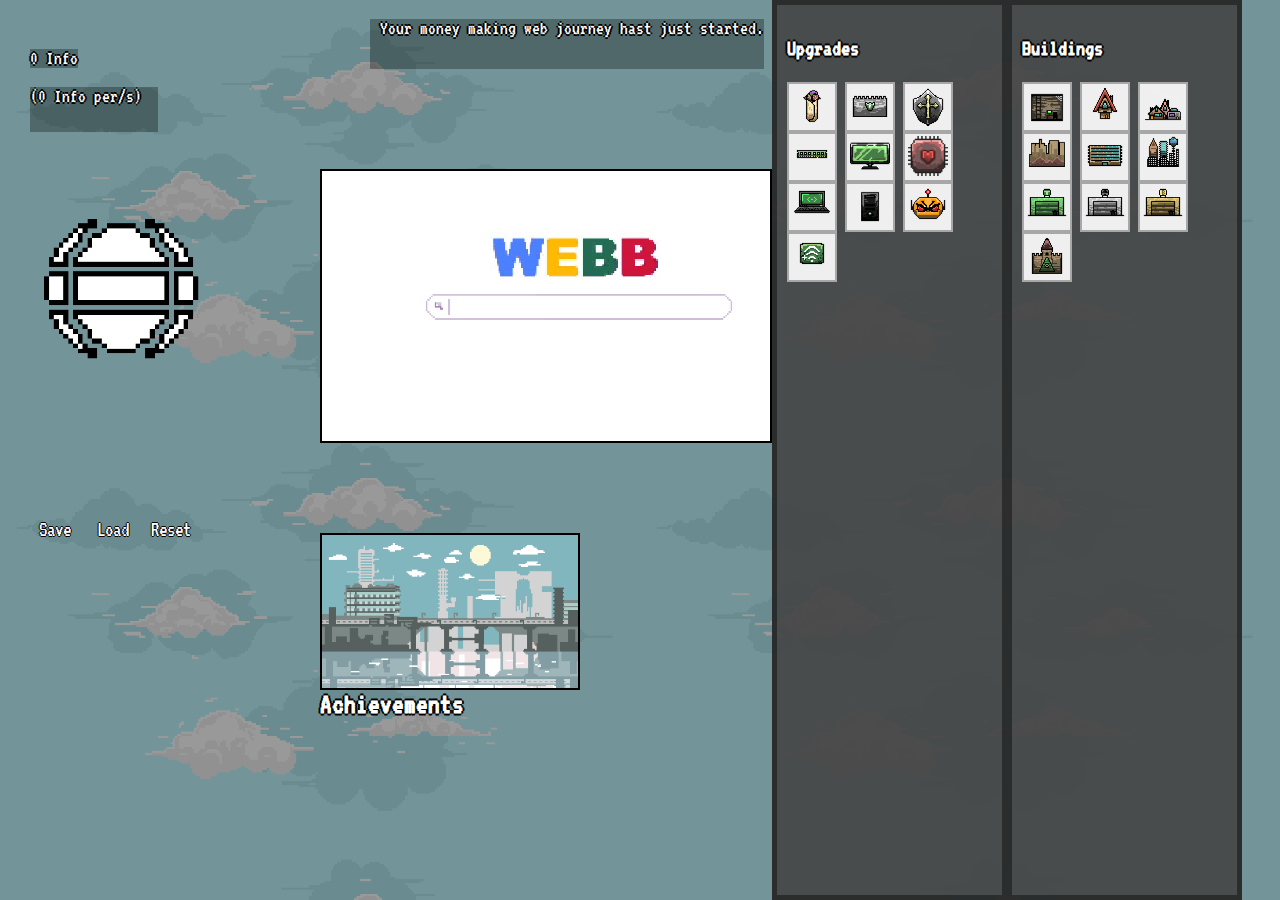
<file: links/InfoClicker/index.html>
<!DOCTYPE html>
<html lang="en">
<head>
    <link rel="preconnect" href="https://fonts.googleapis.com"> <!-- Font-->
    <link rel="preconnect" href="https://fonts.gstatic.com" crossorigin>
    <link href="https://fonts.googleapis.com/css2?family=VT323&display=swap" rel="stylesheet">
    <meta charset="UTF-8">
    <meta name="viewport" content="width=device-width, initial-scale=1.0">
    <meta http-equiv="X-UA-Compatible" content="ie=edge">
    <link rel="stylesheet" href="styles.css">
    <title>Info Clicker</title>
</head>
<body>
    <div id="bonusElement" style="display: none; position: absolute;">Bonus</div>
    <div id="wholeClickerSection">
        <div id="clicker">
                <div id="clickerBg">
                    <div id="clickerContent">
                        <p><span id="clicksAmount">0 Info<p id="surfsPerSecond">(0 Info per/s)</p></span></p>
                        <br><br>
                        <a href=# onclick="clickThis()"><img id="clicksImg" src="imgs/clickImg/webLogo.png"></a>
                        <p id="first-number"></p>
                        <br><br>
                        <div id="save-click-reset-Buttons">
                            <button><a href=# onclick="saveClicks()">Save</a></button>
                            <button><a href=# onclick="loadClicks()">Load</a></button>
                            <button><a href=# onclick="resetClicks()">Reset</a></button>
                        </div>
                    </div>
                </div>
        </div>
            <br>
        <div id="desktop">
            <div id="message">
                <p id="innerMessage">Your money making web journey hast just started.</p>
            </div>      
            <div id="desktopWindow">
            </div>
            <div id="city">
            </div>
            <div id="achievement-section">
                <h2 style="padding:0;margin:0;">Achievements</h2>
                <img id="ach-1" src="imgs/achievements/Newbie1.png">
                <img id="ach-2" src="imgs/achievements/Beginner2.png">
                <img id="ach-3" src="imgs/achievements/Surfer3.png">
                <img id="ach-4" src="imgs/achievements/Boomer4.png">
                <img id="ach-5" src="imgs/achievements/InfoBroker5.png">
                <img id="ach-6" src="imgs/achievements/Hacker6.png">
                <img id="ach-7" src="imgs/achievements/DataDestroyer7.png">
                <img id="ach-8" src="imgs/achievements/CyberPhantom8.png">
                <img id="ach-9" src="imgs/achievements/RobinHood9.png">
                <img id="ach-10" src="imgs/achievements/Anon10.png">
            </div>
            
            <!--<div id="achievement-container">
                <p id="achi-text"></p>
            </div>-->
        </div>
        <section id="upgrades-buildings-section">
            <div id="upgrades">
                <div id="upgradesBg">
                    <h3>Upgrades</h3>
                    <div id="upgradesContent">
                        <button><a href=# onclick="buyDoner()"><img id="broughtDonerImg" src="imgs/upgrades/buyDoner1.png"></a>
                            <div id="cost-amount-BroughtDoner" >                    
                                <p>Buy Doner</p><img src="imgs/upgrades/buyDoner1.png" height="200px">
                                <p id="costBroughtDoner">15 Info</p>
                                <p id="amountBroughtDoner">You brought 0 Doner</p> 
                            </div>
                        </button>
                        <button><a href=# onclick="buyAntivirus()"><img id="broughtAntivirusImg" src="imgs/upgrades/BuyAntiVirus2.png"></a>
                            <div id="cost-amount-BroughtAntivirus" >                    
                                <p>Buy Antivirus</p><img src="imgs/upgrades/BuyAntiVirus2.png" height="200px">
                                <p id="costBroughtAntivirus">30 Info</p>
                                <p id="amountBroughtAntivirus">You brought 0 Antivirus</p> 
                            </div>
                        </button>
                        <button><a href=# onclick="buyVPN()"><img id="broughtVPNImg" src="imgs/upgrades/VPN3.png"></a>
                            <div id="cost-amount-BroughtVPN" >                    
                                <p>Buy VPN</p><img src="imgs/upgrades/VPN3.png" height="200px">
                                <p id="costBroughtVPN">60 Info</p>
                                <p id="amountBroughtVPN">You brought 0 VPN</p> 
                            </div>
                        </button>
                        <button><a href=# onclick="buyRAM()"><img id="broughtRAMImg" src="imgs/upgrades/buyRam4.png"></a>
                            <div id="cost-amount-BroughtRAM" >                    
                                <p>Buy RAM</p><img src="imgs/upgrades/buyRam4.png" width="200px">
                                <p id="costBroughtRAM">120 Info</p>
                                <p id="amountBroughtRAM">You brought 0 RAM</p> 
                            </div>
                        </button>
                        <button><a href=# onclick="buyMonitor()"><img id="broughtMonitorImg" src="imgs/upgrades/buyMonitor5.png"></a>
                            <div id="cost-amount-BroughtMonitor" >                    
                                <p>Buy Monitor</p><img src="imgs/upgrades/buyMonitor5.png" width="200px">
                                <p id="costBroughtMonitor">240 Info</p>
                                <p id="amountBroughtMonitor">You brought 0 Monitor</p> 
                            </div>
                        </button>
                        <button><a href=# onclick="buyProcessor()"><img id="broughtProcessorImg" src="imgs/upgrades/upgradeProcessor6.png"></a>
                            <div id="cost-amount-BroughtProcessor" >                  
                                <p>Buy Processor</p><img src="imgs/upgrades/upgradeProcessor6.png" width="200px">
                                <p id="costBroughtProcessor">480 Info</p>
                                <p id="amountBroughtProcessor">You brought 0 Processor</p> 
                            </div>
                        </button>
                        <button><a href=# onclick="buyLaptop()"><img id="broughtLaptopImg" src="imgs/upgrades/buyLaptop7.png"></a>
                            <div id="cost-amount-BroughtLaptop" >                  
                                <p>Buy Laptop</p><img src="imgs/upgrades/buyLaptop7.png" width="200px">
                                <p id="costBroughtLaptop">960 Info</p>
                                <p id="amountBroughtLaptop">You brought 0 Laptop</p> 
                            </div>
                        </button>
                        <button><a href=# onclick="buyPC()"><img id="broughtPCImg" src="imgs/upgrades/buyPC8.png"></a>
                            <div id="cost-amount-BroughtPC" >                  
                                <p>Buy PC</p><img src="imgs/upgrades/buyPC8.png" width="200px">
                                <p id="costBroughtPC">1920 Info</p>
                                <p id="amountBroughtPC">You brought 0 PC</p> 
                            </div>
                        </button>
                        <button><a href=# onclick="buyBot()"><img id="broughtBotImg" src="imgs/upgrades/buyBot9.png"></a>
                            <div id="cost-amount-BroughtBot" >                  
                                <p>Buy Bot</p><img src="imgs/upgrades/buyBot9.png" width="200px">
                                <p id="costBroughtBot">3840 Info</p>
                                <p id="amountBroughtBot">You brought 0 Bot</p> 
                            </div>
                        </button>
                        <button><a href=# onclick="buyWifi()"><img id="broughtWifiImg" src="imgs/upgrades/upgradeInternet.png"></a>
                            <div id="cost-amount-BroughtWifi" >                  
                                <p>Upgrade Internet</p><img src="imgs/upgrades/upgradeInternet.png" width="200px">
                                <p id="costBroughtWifi">7680 Info</p>
                                <p id="amountBroughtWifi">You upgraded 0 Wifi</p> 
                            </div>
                        </button>
                        
                        
                    </div>
                </div>
            </div>
            <div id="buildings">
                <div id="buildingsBg">
                    <h3>Buildings</h3>
                    <div id="buildingsContent">
                        <button><a href=# onclick="buyBasement()"><img id="broughtBasementImg" src="imgs/buildings/buyBasement1.png"></a>
                            <div id="cost-amount-BroughtBasement">
                                <p>Buy a Basement</p><img src="imgs/buildings/buyBasement1.png" height="200px">
                                <p id="costBroughtBasement">100 Info</p>
                                <p id="amountBroughtBasement">You own 0 basement</p> 
                            </div>
                        </button>
                        <button><a href=# onclick="buySingleHouse()"><img id="broughtSingleHouseImg" src="imgs/buildings/hackSingleHouse2.png"></a>
                            <div id="cost-amount-BroughtSingleHouse">
                                <p>Hack a House</p><img src="imgs/buildings/hackSingleHouse2.png" height="200px">
                                <p id="costBroughtSingleHouse">300 Info</p>
                                <p id="amountBroughtSingleHouse">You hacked 0 houses</p> 
                            </div>
                        </button>
                        <button><a href=# onclick="buyNeighborhood()"><img id="broughtNeighborhoodImg" src="imgs/buildings/hackNeighborhood3.png"></a>
                            <div id="cost-amount-BroughtNeighborhood">
                                <p>Hack a Neighborhood</p><img src="imgs/buildings/hackNeighborhood3.png" height="200px">
                                <p id="costBroughtNeighborhood">600 Info</p>
                                <p id="amountBroughtNeighborhood">You hacked 0 neighborhoods</p> 
                            </div>
                        </button>
                        <button><a href=# onclick="buyLandfill()"><img id="broughtLandfillImg" src="imgs/buildings/buyLandfill4.png"></a>
                            <div id="cost-amount-BroughtLandfill">
                                <p>Buy a Landfill</p><img src="imgs/buildings/buyLandfill4.png" height="200px">
                                <p id="costBroughtLandfill">1000 Info</p>
                                <p id="amountBroughtLandfill">You hacked 0 landfills</p> 
                            </div>
                        </button>
                        <button><a href=# onclick="buyOfficeBuilding()"><img id="broughtOfficeBuildingImg" src="imgs/buildings/buyAWholeOfficeBuilding5.png"></a>
                            <div id="cost-amount-BroughtOfficeBuilding">
                                <p>Hack an Office Building</p><img src="imgs/buildings/buyAWholeOfficeBuilding5.png" height="200px">
                                <p id="costBroughtOfficeBuilding">1500 Info</p>
                                <p id="amountBroughtOfficeBuilding">You hacked 0 office buildings</p> 
                            </div>
                        </button>
                        <button><a href=# onclick="buyMetropolis()"><img id="broughtMetropolisImg" src="imgs/buildings/hackMetropolis6.png"></a>
                            <div id="cost-amount-BroughtMetropolis">
                                <p>Hack Metropolis</p><img src="imgs/buildings/hackMetropolis6.png" height="200px">
                                <p id="costBroughtMetropolis">3000 Info</p>
                                <p id="amountBroughtMetropolis">You hacked 0 metropolises</p> 
                            </div>
                        </button>
                        <button><a href=# onclick="buyTetherGarage()"><img id="broughtTetherGarageImg" src="imgs/buildings/buyTetherGarage7.png"></a>
                            <div id="cost-amount-BroughtTetherGarage">
                                <p>Buy Tether Garage</p><img src="imgs/buildings/buyTetherGarage7.png" height="200px">
                                <p id="costBroughtTetherGarage">4500 Info</p>
                                <p id="amountBroughtTetherGarage">You hacked 0 tether garages</p> 
                            </div>
                        </button>
                        <button><a href=# onclick="buyEtheriumGarage()"><img id="broughtEtheriumGarageImg" src="imgs/buildings/buyEtheriumGarage8.png"></a>
                            <div id="cost-amount-BroughtEtheriumGarage">
                                <p>Buy Etherium Garage</p><img src="imgs/buildings/buyEtheriumGarage8.png" height="200px">
                                <p id="costBroughtEtheriumGarage">6000 Info</p>
                                <p id="amountBroughtEtheriumGarage">You hacked 0 etherium garages</p> 
                            </div>
                        </button>
                        <button><a href=# onclick="buyBitcoinGarage()"><img id="broughtBitcoinGarageImg" src="imgs/buildings/buyBitCoinGarage9.png"></a>
                            <div id="cost-amount-BroughtBitcoinGarage">
                                <p>Buy Bitcoin Garage</p><img src="imgs/buildings/buyBitCoinGarage9.png" height="200px">
                                <p id="costBroughtBitcoinGarage">7500 Info</p>
                                <p id="amountBroughtBitcoinGarage">You hacked 0 etherium garages</p> 
                            </div>
                        </button>
                        <button><a href=# onclick="buyIlluminatiMansion()"><img id="broughtIlluminatiMansionImg" src="imgs/buildings/hackIlluminatiMansion19.png"></a>
                            <div id="cost-amount-BroughtIlluminatiMansion">
                                <p>Hack Illuminati Mansion</p><img src="imgs/buildings/hackIlluminatiMansion19.png" height="200px">
                                <p id="costBroughtIlluminatiMansion">10000 Info</p>
                                <p id="amountBroughtIlluminatiMansion">You hacked 0 illuminati mansions</p> 
                            </div>
                        </button>
                    </div>
                </div>
            </div>
        </section>
    </div>
    <script src="scripts.js"></script>
</body>
</html>
</file>
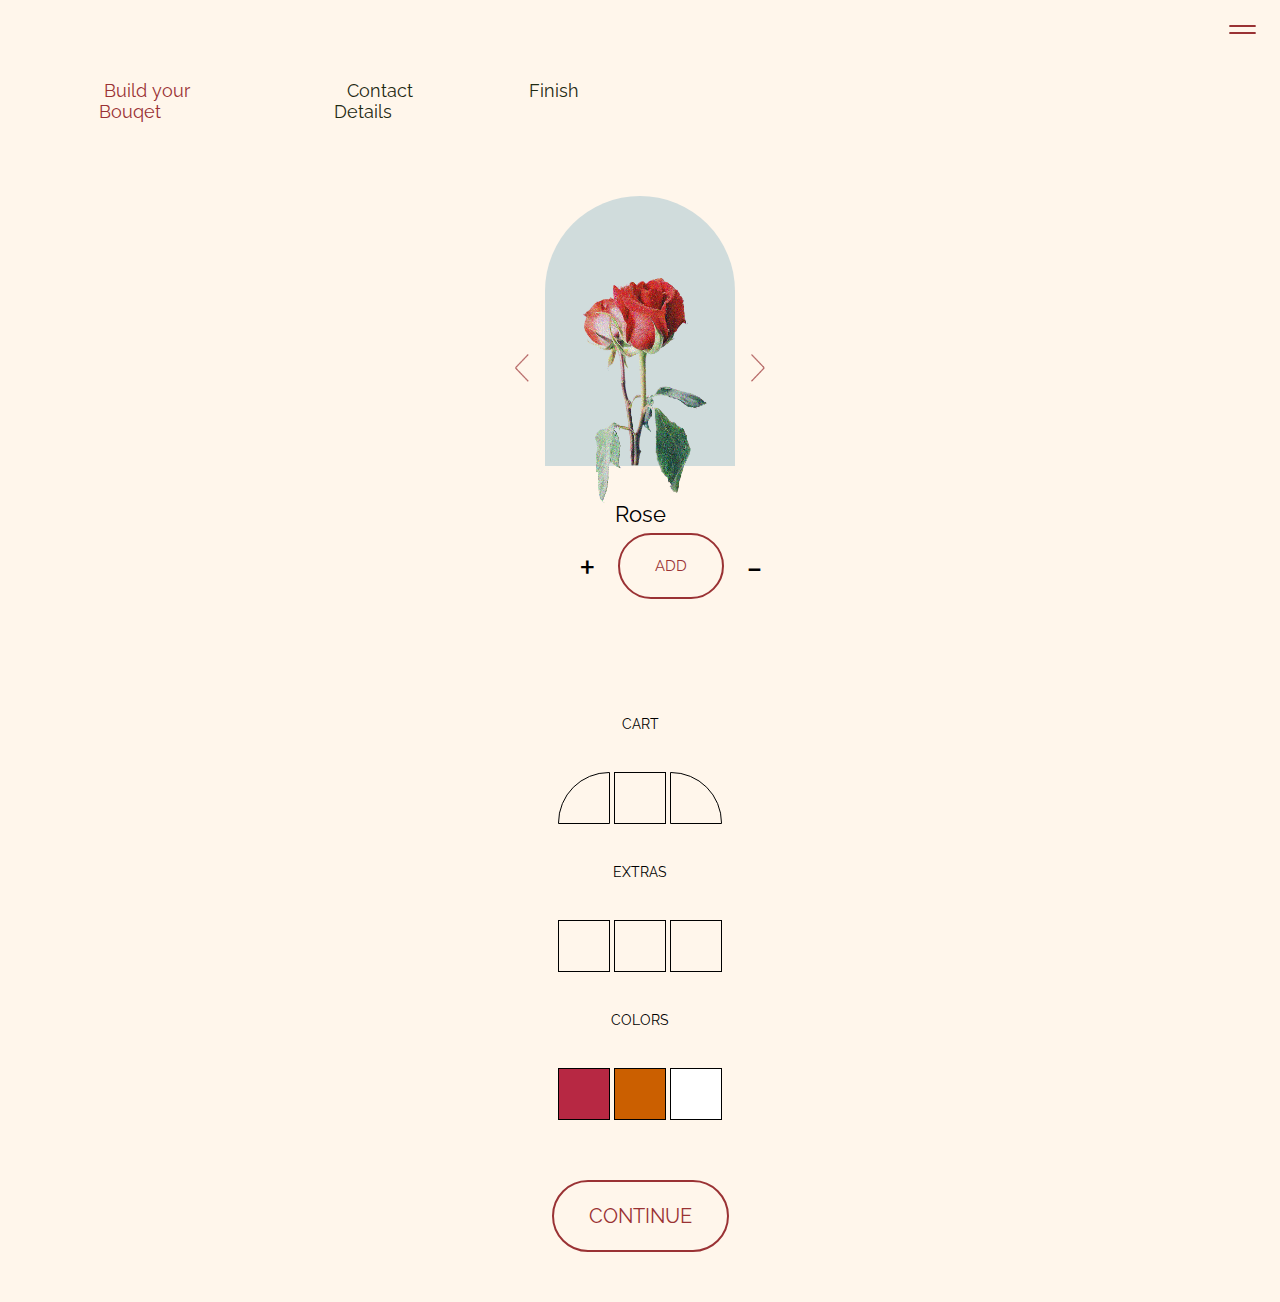
<file: reference material/project links/bluemenshop/index.html>
<!DOCTYPE html>
<html lang="en">
<head>
    <meta charset="UTF-8">
    <meta http-equiv="X-UA-Compatible" content="IE=edge">
    <meta name="viewport" content="width=device-width, initial-scale=1.0">
    <title>Blumenstrauß Konfigurator</title>
    <!-- <link rel="icon" type="image/x-icon" href="/confFlowerPics/rendered/rose/rose-rot.ico"> -->
    <link rel="stylesheet" href="styles.css">
    <script src="script.js" defer></script>
    <script src="burgermenu.js" defer></script>
</head>
<body>
    <div class="whole-section-wrapper">
        <ul class="nav-bar">
            <li>Blumengeschäft</li>
            <!-- <span class="hr"></span> -->
            <li>Aktionen</li>
            <li>Floristik</li>
            <li>Eventfloristik</li>
            <li>Trauerfloristik</li>
        </ul>
        <div class="nav-bar-button-wrapper">
            <!-- <img class="nav-bar-button" src="assets/burgerMenuIcon/Gruppe 45.png"> -->
            <div class="bar"></div>
            <div class="bar"></div>
        </div>
        <ul class="progress-bar">
            <li><a class="progress-bar-filled" href="index.html">01</a><a href="index.html" class="red-progress">Build your Bouqet</a></li>
            <li><a class="progress-bar-unfilled" href="contactdetails.html">02</a><a href="contactdetails.html" class="black-progress">Contact Details</a></li>
            <li><a class="progress-bar-unfilled" href="thanks.html">03</a><a href="thanks.html" class="black-progress">Finish</a></li>
        </ul>
        <div class="header">
            <div class="cart-wrapper">
                <div class="cart-text-wrapper">
                    <p>CART</p>
                </div>
                <div id="cart-box-section">       
                    <div class="box box-round-left" id="cart-box0"></div>
                    <div class="box" id="cart-box1"></div>
                    <div class="box box-round-right" id="cart-box2"></div>
                </div>
            </div>
            <div class="flower-placeholder-wrapper">
                <div class="flower-placeholder">
                    <div id="arrow-left">
                        <img src="assets/arrowIcons/arrowLeft.png">
                    </div>

                    <div class="flower-img-cont">
                        <img src="confFlowerPics/rendered/rose/rose-rot.png" name="slide">
                    </div>

                    <div id="arrow-right">
                        <img src="assets/arrowIcons/arrowRight.png">
                    </div>
                </div>
                <div class="flower-name-wrapper">
                    <p id="flower-name">Rose</p>
                </div>
            </div>
            <div class="add-container">
                <input type="number"> 
                <p>+</p>
                <a class="button" id="add-button">ADD</a>
                <p id="substract">-</p>
            </div>
            <div class="extras-colors-wrapper">
                <div class="extras-wrapper">
                    <div class="extras-text-wrapper">
                        <p>EXTRAS</p>
                    </div>
                    <div class="extras-box-section">
                        <div class="box">
                        </div>
                        <div class="box">  
                        </div>
                        <div class="box">               
                        </div>  
                    </div>
                </div>
                <div class="colors-wrapper">
                    <div class="colors-text-wrapper">
                        <p>COLORS</p>
                    </div>
                    <div class="colors-box-section">
                            <div class="box" id="color-first">
                            </div>
                            <div class="box" id="color-second">  
                            </div>
                            <div class="box" id="color-third">               
                            </div>  
                    </div>
                </div>
            </div>
        </div>
        <div class="sub-header">
        </div>
        <div class="continue-button-wrapper">
            <a class="button" href="contactdetails.html">CONTINUE</a>
        </div>
    </div>
</body>
</html>
</file>
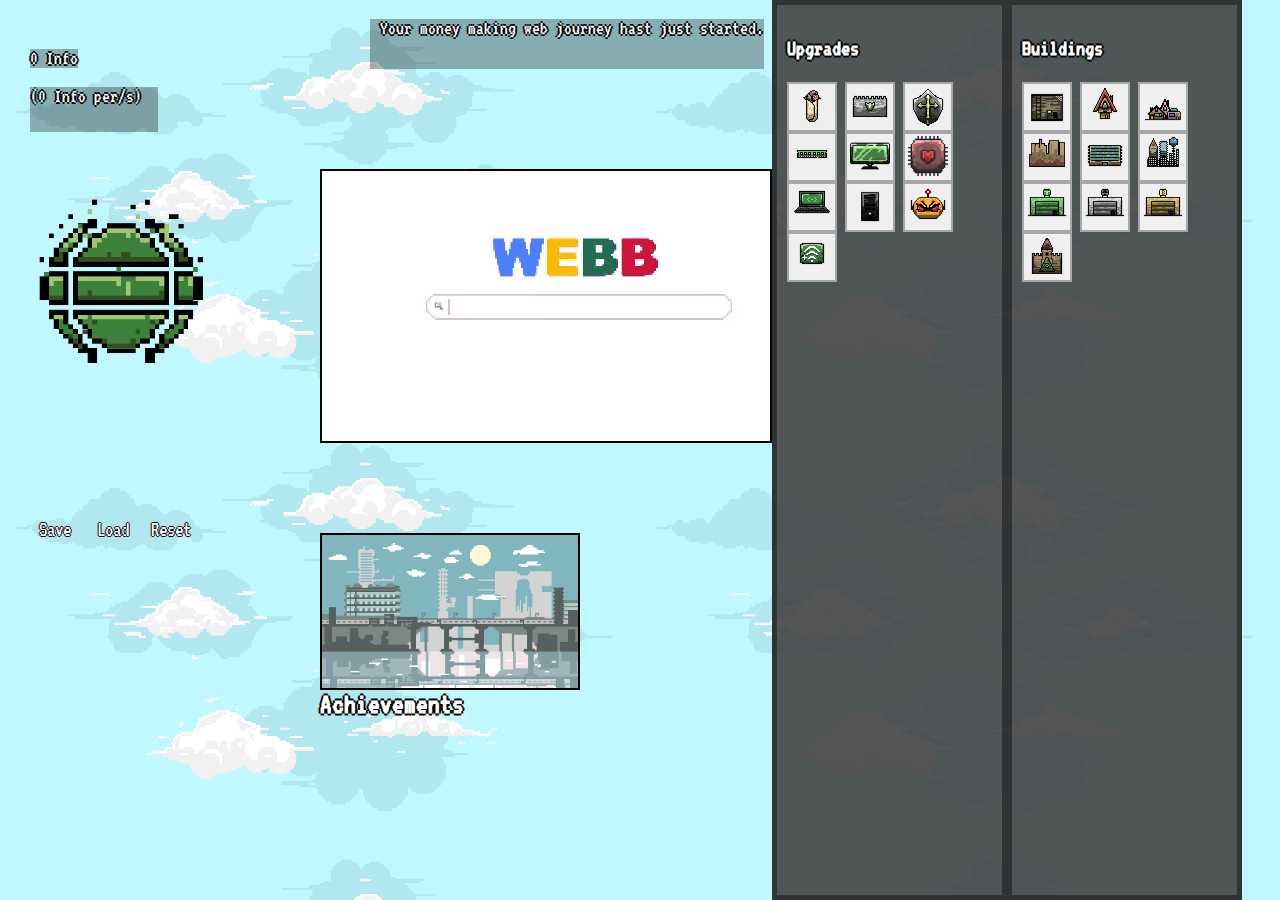
<file: reference material/project links/infoclicker/index.html>
<!DOCTYPE html>
<html lang="en">
<head>
    <link rel="preconnect" href="https://fonts.googleapis.com"> <!-- Font-->
    <link rel="preconnect" href="https://fonts.gstatic.com" crossorigin>
    <link href="https://fonts.googleapis.com/css2?family=VT323&display=swap" rel="stylesheet">
    <meta charset="UTF-8">
    <meta name="viewport" content="width=device-width, initial-scale=1.0">
    <meta http-equiv="X-UA-Compatible" content="ie=edge">
    <link rel="stylesheet" href="styles.css">
    <title>Info Clicker</title>
</head>
<body>
    <img id="bonusElement" src="imgs/bonusSprite/ISprite.gif" style="display: none; position: absolute;">
    <div id="wholeClickerSection">
        <div id="clicker">
                <div id="clickerBg">
                    <div id="clickerContent">
                        <p><span id="clicksAmount">0 Info<p id="surfsPerSecond">(0 Info per/s)</p></span></p>
                        <br><br>
                        <a href=# onclick="clickThis()"><img id="clicksImg" src="imgs/clickImg/webLogo---Kopie.gif"></a>
                        <p id="first-number"></p>
                        <br><br>
                        <div id="save-click-reset-Buttons">
                            <button><a href=# onclick="saveClicks()">Save</a></button>
                            <button><a href=# onclick="loadClicks()">Load</a></button>
                            <button><a href=# onclick="resetClicks()">Reset</a></button>
                        </div>
                    </div>
                </div>
        </div>
            <br>
        <div id="desktop">
            <div id="message">
                <p id="innerMessage">Your money making web journey hast just started.</p>
            </div>      
            <div id="desktopWindow">
            </div>
            <div id="city">
            </div>
            <div id="achievement-section">
                <h2 style="padding:0;margin:0;">Achievements</h2>
                <img id="ach-1" src="imgs/achievements/Newbie1.png">
                <img id="ach-2" src="imgs/achievements/Beginner2.png">
                <img id="ach-3" src="imgs/achievements/Surfer3.png">
                <img id="ach-4" src="imgs/achievements/Boomer4.png">
                <img id="ach-5" src="imgs/achievements/InfoBroker5.png">
                <img id="ach-6" src="imgs/achievements/Hacker6.png">
                <img id="ach-7" src="imgs/achievements/DataDestroyer7.png">
                <img id="ach-8" src="imgs/achievements/CyberPhantom8.png">
                <img id="ach-9" src="imgs/achievements/RobinHood9.png">
                <img id="ach-10" src="imgs/achievements/Anon10.png">
            </div>
            
            <!--<div id="achievement-container">
                <p id="achi-text"></p>
            </div>-->
        </div>
        <section id="upgrades-buildings-section">
            <div id="upgrades">
                <div id="upgradesBg">
                    <h3>Upgrades</h3>
                    <div id="upgradesContent">
                        <button><a href=# onclick="buyDoner()"><img id="broughtDonerImg" src="imgs/upgrades/buyDoner1.png"></a>
                            <div id="cost-amount-BroughtDoner" >                    
                                <p>Buy Doner</p><img src="imgs/upgrades/buyDoner1.png" height="200px">
                                <p id="costBroughtDoner">15 Info</p>
                                <p id="amountBroughtDoner">You brought 0 Doner</p> 
                            </div>
                        </button>
                        <button><a href=# onclick="buyAntivirus()"><img id="broughtAntivirusImg" src="imgs/upgrades/BuyAntiVirus2.png"></a>
                            <div id="cost-amount-BroughtAntivirus" >                    
                                <p>Buy Antivirus</p><img src="imgs/upgrades/BuyAntiVirus2.png" height="200px">
                                <p id="costBroughtAntivirus">30 Info</p>
                                <p id="amountBroughtAntivirus">You brought 0 Antivirus</p> 
                            </div>
                        </button>
                        <button><a href=# onclick="buyVPN()"><img id="broughtVPNImg" src="imgs/upgrades/VPN3.png"></a>
                            <div id="cost-amount-BroughtVPN" >                    
                                <p>Buy VPN</p><img src="imgs/upgrades/VPN3.png" height="200px">
                                <p id="costBroughtVPN">60 Info</p>
                                <p id="amountBroughtVPN">You brought 0 VPN</p> 
                            </div>
                        </button>
                        <button><a href=# onclick="buyRAM()"><img id="broughtRAMImg" src="imgs/upgrades/buyRam4.png"></a>
                            <div id="cost-amount-BroughtRAM" >                    
                                <p>Buy RAM</p><img src="imgs/upgrades/buyRam4.png" width="200px">
                                <p id="costBroughtRAM">120 Info</p>
                                <p id="amountBroughtRAM">You brought 0 RAM</p> 
                            </div>
                        </button>
                        <button><a href=# onclick="buyMonitor()"><img id="broughtMonitorImg" src="imgs/upgrades/buyMonitor5.png"></a>
                            <div id="cost-amount-BroughtMonitor" >                    
                                <p>Buy Monitor</p><img src="imgs/upgrades/buyMonitor5.png" width="200px">
                                <p id="costBroughtMonitor">240 Info</p>
                                <p id="amountBroughtMonitor">You brought 0 Monitor</p> 
                            </div>
                        </button>
                        <button><a href=# onclick="buyProcessor()"><img id="broughtProcessorImg" src="imgs/upgrades/upgradeProcessor6.png"></a>
                            <div id="cost-amount-BroughtProcessor" >                  
                                <p>Buy Processor</p><img src="imgs/upgrades/upgradeProcessor6.png" width="200px">
                                <p id="costBroughtProcessor">480 Info</p>
                                <p id="amountBroughtProcessor">You brought 0 Processor</p> 
                            </div>
                        </button>
                        <button><a href=# onclick="buyLaptop()"><img id="broughtLaptopImg" src="imgs/upgrades/buyLaptop7.png"></a>
                            <div id="cost-amount-BroughtLaptop" >                  
                                <p>Buy Laptop</p><img src="imgs/upgrades/buyLaptop7.png" width="200px">
                                <p id="costBroughtLaptop">960 Info</p>
                                <p id="amountBroughtLaptop">You brought 0 Laptop</p> 
                            </div>
                        </button>
                        <button><a href=# onclick="buyPC()"><img id="broughtPCImg" src="imgs/upgrades/buyPC8.png"></a>
                            <div id="cost-amount-BroughtPC" >                  
                                <p>Buy PC</p><img src="imgs/upgrades/buyPC8.png" width="200px">
                                <p id="costBroughtPC">1920 Info</p>
                                <p id="amountBroughtPC">You brought 0 PC</p> 
                            </div>
                        </button>
                        <button><a href=# onclick="buyBot()"><img id="broughtBotImg" src="imgs/upgrades/buyBot9.png"></a>
                            <div id="cost-amount-BroughtBot" >                  
                                <p>Buy Bot</p><img src="imgs/upgrades/buyBot9.png" width="200px">
                                <p id="costBroughtBot">3840 Info</p>
                                <p id="amountBroughtBot">You brought 0 Bot</p> 
                            </div>
                        </button>
                        <button><a href=# onclick="buyWifi()"><img id="broughtWifiImg" src="imgs/upgrades/upgradeInternet.png"></a>
                            <div id="cost-amount-BroughtWifi" >                  
                                <p>Upgrade Internet</p><img src="imgs/upgrades/upgradeInternet.png" width="200px">
                                <p id="costBroughtWifi">7680 Info</p>
                                <p id="amountBroughtWifi">You upgraded 0 Wifi</p> 
                            </div>
                        </button>
                        
                        
                    </div>
                </div>
            </div>
            <div id="buildings">
                <div id="buildingsBg">
                    <h3>Buildings</h3>
                    <div id="buildingsContent">
                        <button><a href=# onclick="buyBasement()"><img id="broughtBasementImg" src="imgs/buildings/buyBasement1.png"></a>
                            <div id="cost-amount-BroughtBasement">
                                <p>Buy a Basement</p><img src="imgs/buildings/buyBasement1.png" height="200px">
                                <p id="costBroughtBasement">100 Info</p>
                                <p id="amountBroughtBasement">You own 0 basement</p> 
                            </div>
                        </button>
                        <button><a href=# onclick="buySingleHouse()"><img id="broughtSingleHouseImg" src="imgs/buildings/hackSingleHouse2.png"></a>
                            <div id="cost-amount-BroughtSingleHouse">
                                <p>Hack a House</p><img src="imgs/buildings/hackSingleHouse2.png" height="200px">
                                <p id="costBroughtSingleHouse">300 Info</p>
                                <p id="amountBroughtSingleHouse">You hacked 0 houses</p> 
                            </div>
                        </button>
                        <button><a href=# onclick="buyNeighborhood()"><img id="broughtNeighborhoodImg" src="imgs/buildings/hackNeighborhood3.png"></a>
                            <div id="cost-amount-BroughtNeighborhood">
                                <p>Hack a Neighborhood</p><img src="imgs/buildings/hackNeighborhood3.png" height="200px">
                                <p id="costBroughtNeighborhood">600 Info</p>
                                <p id="amountBroughtNeighborhood">You hacked 0 neighborhoods</p> 
                            </div>
                        </button>
                        <button><a href=# onclick="buyLandfill()"><img id="broughtLandfillImg" src="imgs/buildings/buyLandfill4.png"></a>
                            <div id="cost-amount-BroughtLandfill">
                                <p>Buy a Landfill</p><img src="imgs/buildings/buyLandfill4.png" height="200px">
                                <p id="costBroughtLandfill">1000 Info</p>
                                <p id="amountBroughtLandfill">You hacked 0 landfills</p> 
                            </div>
                        </button>
                        <button><a href=# onclick="buyOfficeBuilding()"><img id="broughtOfficeBuildingImg" src="imgs/buildings/buyAWholeOfficeBuilding5.png"></a>
                            <div id="cost-amount-BroughtOfficeBuilding">
                                <p>Hack an Office Building</p><img src="imgs/buildings/buyAWholeOfficeBuilding5.png" height="200px">
                                <p id="costBroughtOfficeBuilding">1500 Info</p>
                                <p id="amountBroughtOfficeBuilding">You hacked 0 office buildings</p> 
                            </div>
                        </button>
                        <button><a href=# onclick="buyMetropolis()"><img id="broughtMetropolisImg" src="imgs/buildings/hackMetropolis6.png"></a>
                            <div id="cost-amount-BroughtMetropolis">
                                <p>Hack Metropolis</p><img src="imgs/buildings/hackMetropolis6.png" height="200px">
                                <p id="costBroughtMetropolis">3000 Info</p>
                                <p id="amountBroughtMetropolis">You hacked 0 metropolises</p> 
                            </div>
                        </button>
                        <button><a href=# onclick="buyTetherGarage()"><img id="broughtTetherGarageImg" src="imgs/buildings/buyTetherGarage7.png"></a>
                            <div id="cost-amount-BroughtTetherGarage">
                                <p>Buy Tether Garage</p><img src="imgs/buildings/buyTetherGarage7.png" height="200px">
                                <p id="costBroughtTetherGarage">4500 Info</p>
                                <p id="amountBroughtTetherGarage">You hacked 0 tether garages</p> 
                            </div>
                        </button>
                        <button><a href=# onclick="buyEtheriumGarage()"><img id="broughtEtheriumGarageImg" src="imgs/buildings/buyEtheriumGarage8.png"></a>
                            <div id="cost-amount-BroughtEtheriumGarage">
                                <p>Buy Etherium Garage</p><img src="imgs/buildings/buyEtheriumGarage8.png" height="200px">
                                <p id="costBroughtEtheriumGarage">6000 Info</p>
                                <p id="amountBroughtEtheriumGarage">You hacked 0 etherium garages</p> 
                            </div>
                        </button>
                        <button><a href=# onclick="buyBitcoinGarage()"><img id="broughtBitcoinGarageImg" src="imgs/buildings/buyBitCoinGarage9.png"></a>
                            <div id="cost-amount-BroughtBitcoinGarage">
                                <p>Buy Bitcoin Garage</p><img src="imgs/buildings/buyBitCoinGarage9.png" height="200px">
                                <p id="costBroughtBitcoinGarage">7500 Info</p>
                                <p id="amountBroughtBitcoinGarage">You hacked 0 etherium garages</p> 
                            </div>
                        </button>
                        <button><a href=# onclick="buyIlluminatiMansion()"><img id="broughtIlluminatiMansionImg" src="imgs/buildings/hackIlluminatiMansion19.png"></a>
                            <div id="cost-amount-BroughtIlluminatiMansion">
                                <p>Hack Illuminati Mansion</p><img src="imgs/buildings/hackIlluminatiMansion19.png" height="200px">
                                <p id="costBroughtIlluminatiMansion">10000 Info</p>
                                <p id="amountBroughtIlluminatiMansion">You hacked 0 illuminati mansions</p> 
                            </div>
                        </button>
                    </div>
                </div>
            </div>
        </section>
    </div>
    <script src="scripts.js"></script>
</body>
</html>
</file>
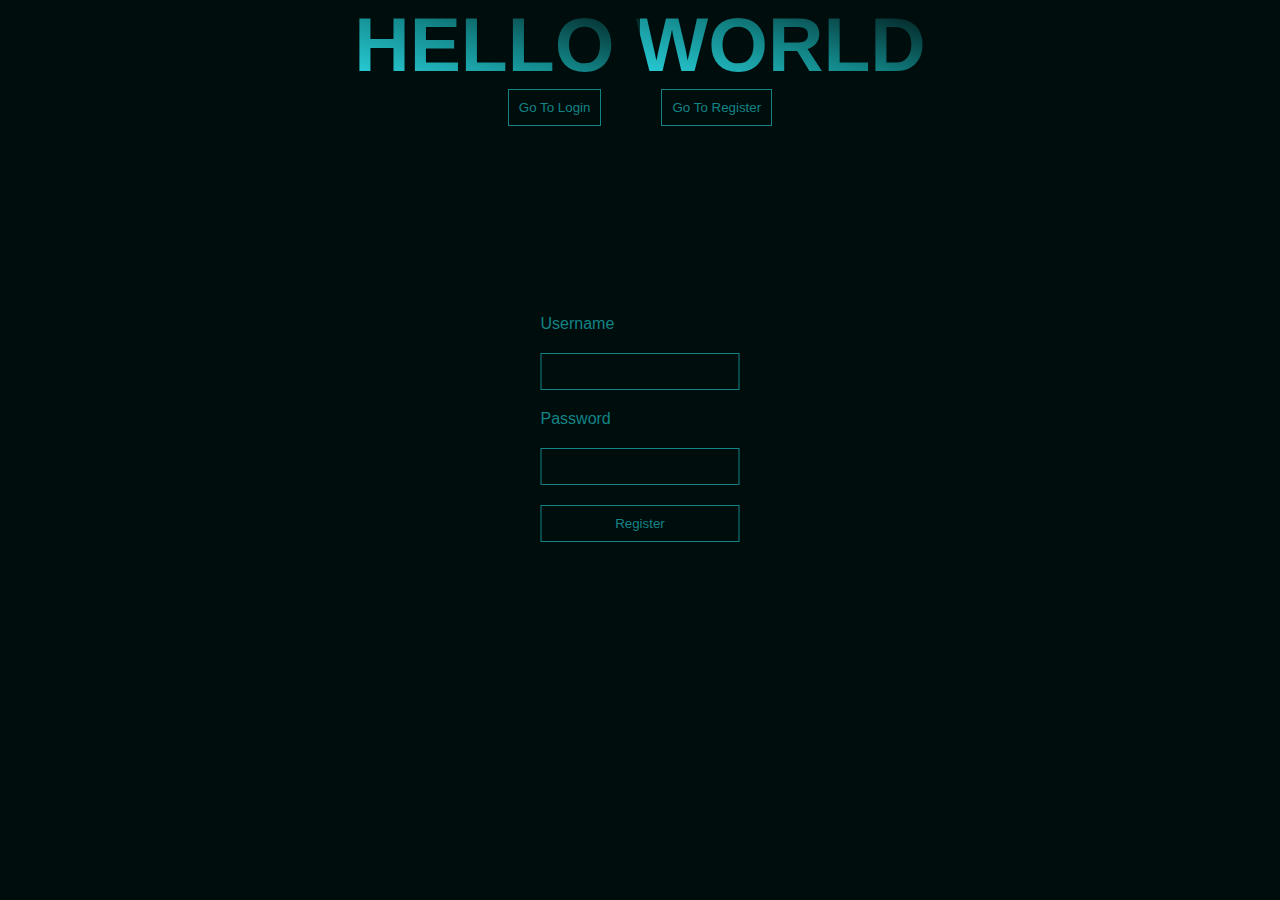
<file: reference material/project links/loginLocalStorageProject/index.html>
<!DOCTYPE html>
<html lang="en">
<head>
    <meta charset="UTF-8">
    <meta http-equiv="X-UA-Compatible" content="IE=edge">
    <meta name="viewport" content="width=device-width, initial-scale=1.0">
    <title>Document</title>
    <script src="script.js" defer></script>
    <link rel="stylesheet" href="styles.css">
</head>
<body>
    <div class="header-text">
        <h1>Hello World</h1>
    </div>
    <div class="header-wrapper">
        <div class="header-container">
            <div id="register-container">
                <label for="username-register">Username</label>
                <input id="username-register">
                <label for="password-register">Password</label>
                <input id="password-register">
                <button id="register-button">Register</button>
            </div>
            <div id="login-container">
                <label for="username-login">Username</label>
                <input id="username-login">
                <label for="password-login">Password</label>
                <input id="password-login">
                <button id="login-button">Login</button>
            </div>
        </div>
        <div id="link-buttons-container">
            <button id="go-to-login">Go To Login</button>
            <button id="go-to-register">Go To Register</button>
        </div>
    </div>
</body>
</html>
</file>
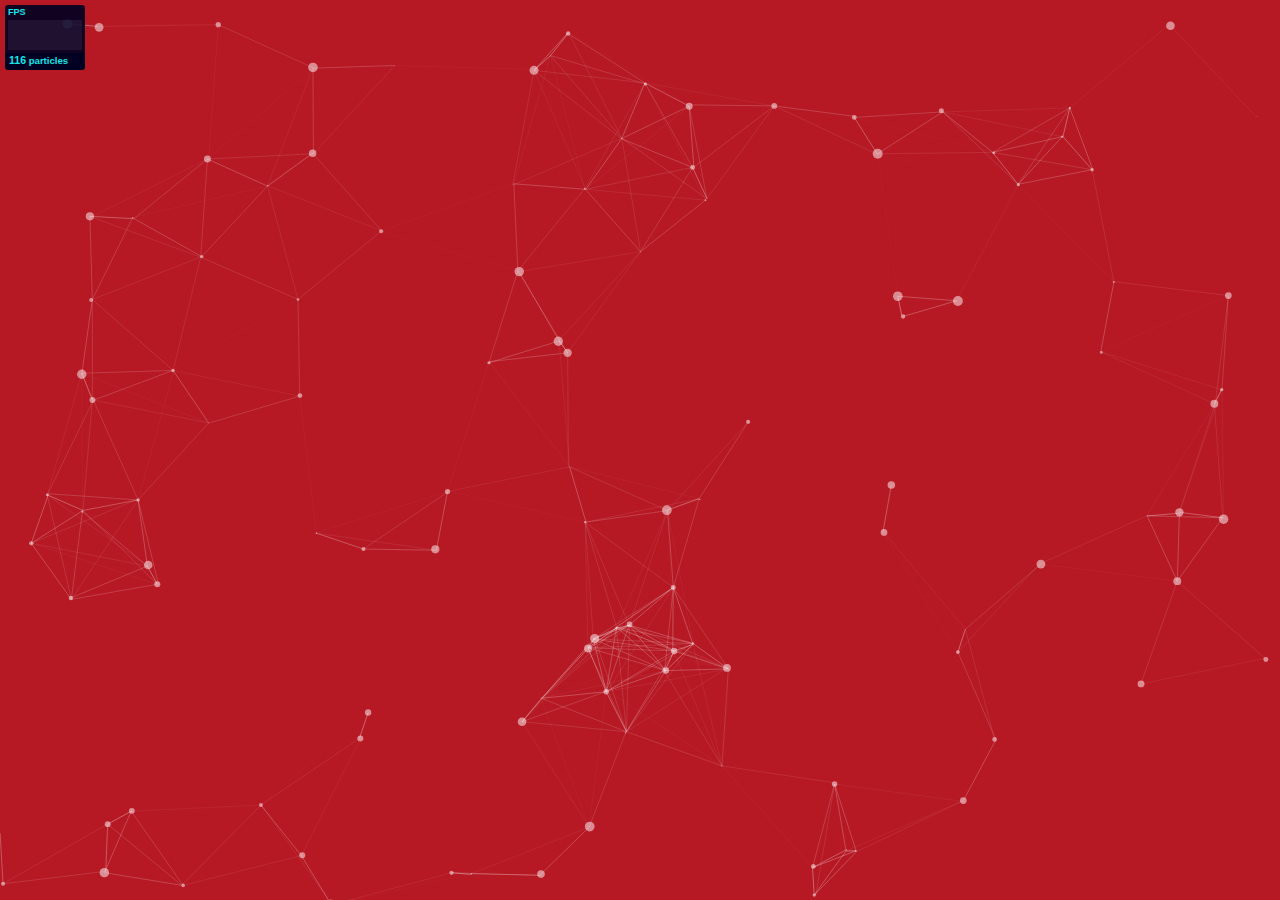
<file: reference material/project links/resume/particles.js-master/demo/index.html>
<!DOCTYPE html>
<html lang="en">
<head>
  <meta charset="utf-8">
  <title>particles.js</title>
  <meta name="description" content="particles.js is a lightweight JavaScript library for creating particles.">
  <meta name="author" content="Vincent Garreau" />
  <meta name="viewport" content="width=device-width, initial-scale=1.0, minimum-scale=1.0, maximum-scale=1.0, user-scalable=no">
  <link rel="stylesheet" media="screen" href="css/style.css">
</head>
<body>

<!-- count particles -->
<div class="count-particles">
  <span class="js-count-particles">--</span> particles
</div>

<!-- particles.js container -->
<div id="particles-js"></div>

<!-- scripts -->
<script src="../particles.js"></script>
<script src="js/app.js"></script>

<!-- stats.js -->
<script src="js/lib/stats.js"></script>
<script>
  var count_particles, stats, update;
  stats = new Stats;
  stats.setMode(0);
  stats.domElement.style.position = 'absolute';
  stats.domElement.style.left = '0px';
  stats.domElement.style.top = '0px';
  document.body.appendChild(stats.domElement);
  count_particles = document.querySelector('.js-count-particles');
  update = function() {
    stats.begin();
    stats.end();
    if (window.pJSDom[0].pJS.particles && window.pJSDom[0].pJS.particles.array) {
      count_particles.innerText = window.pJSDom[0].pJS.particles.array.length;
    }
    requestAnimationFrame(update);
  };
  requestAnimationFrame(update);
</script>

</body>
</html>
</file>
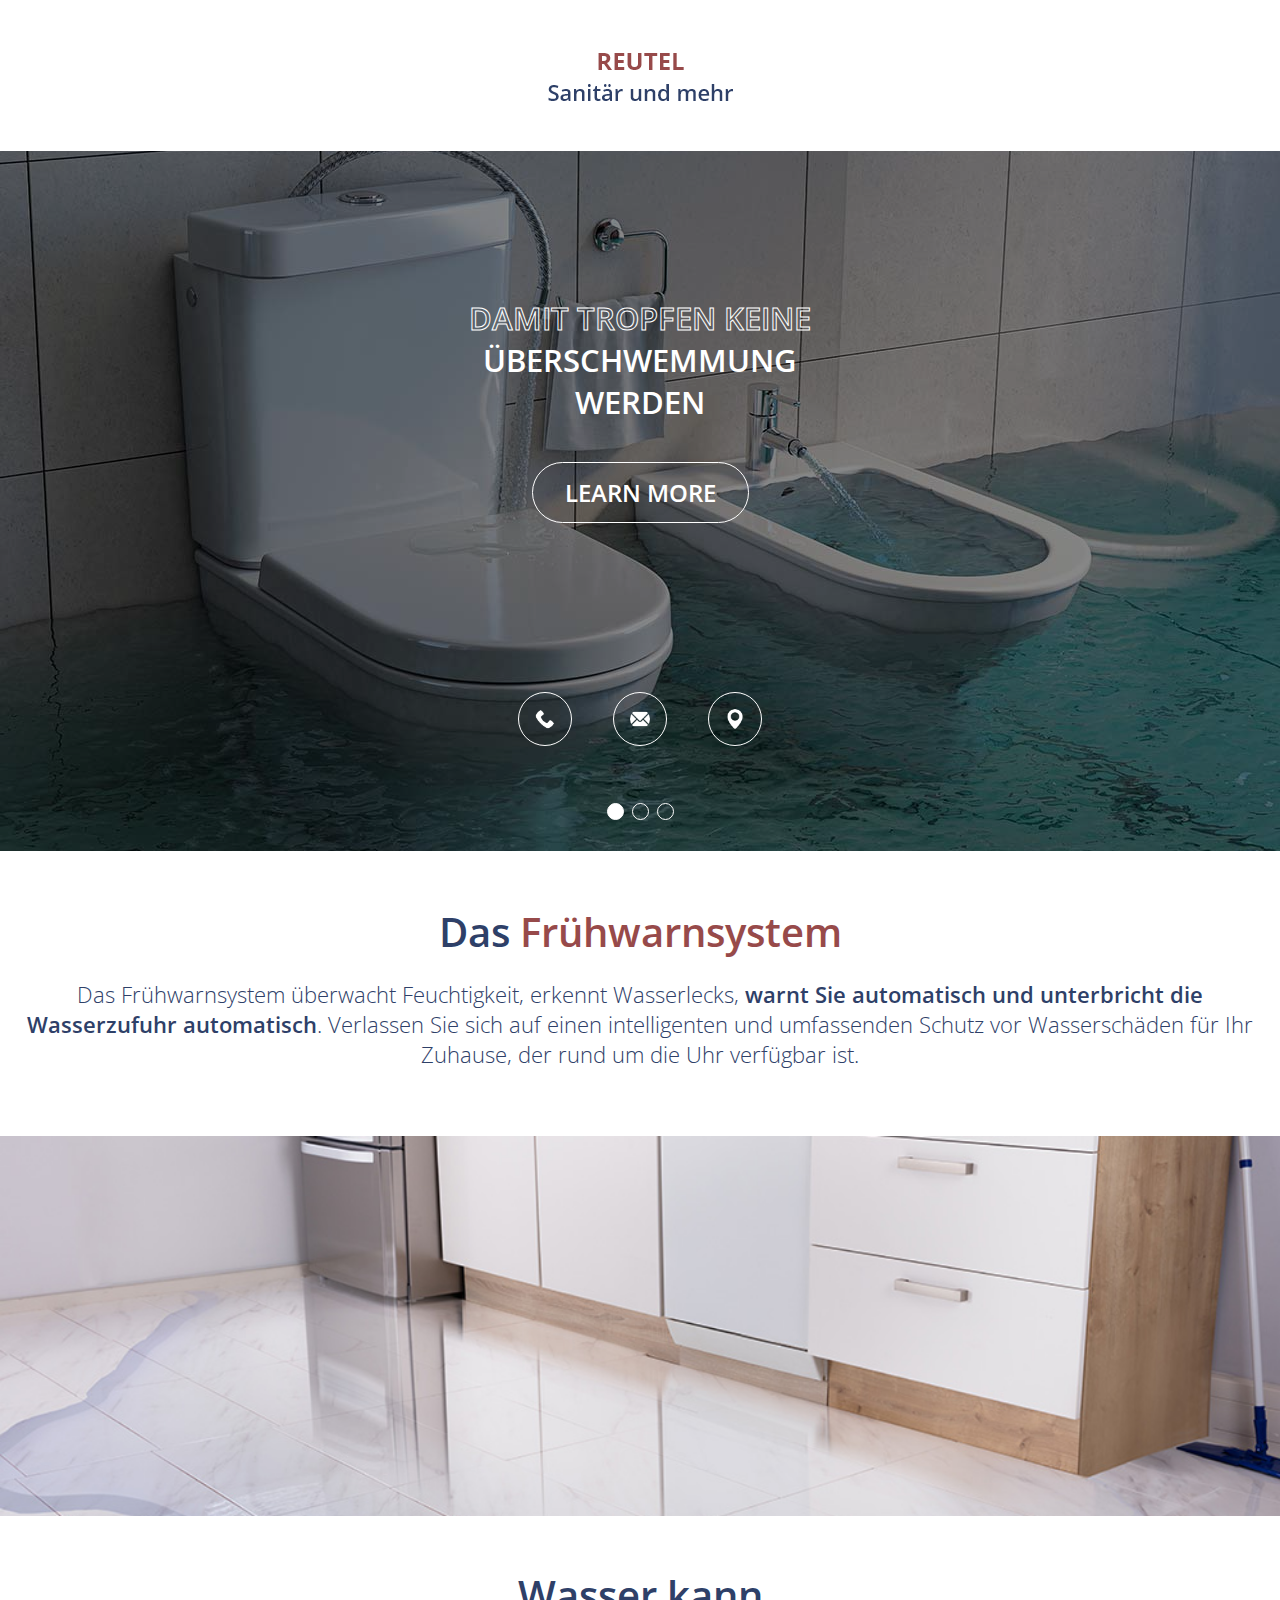
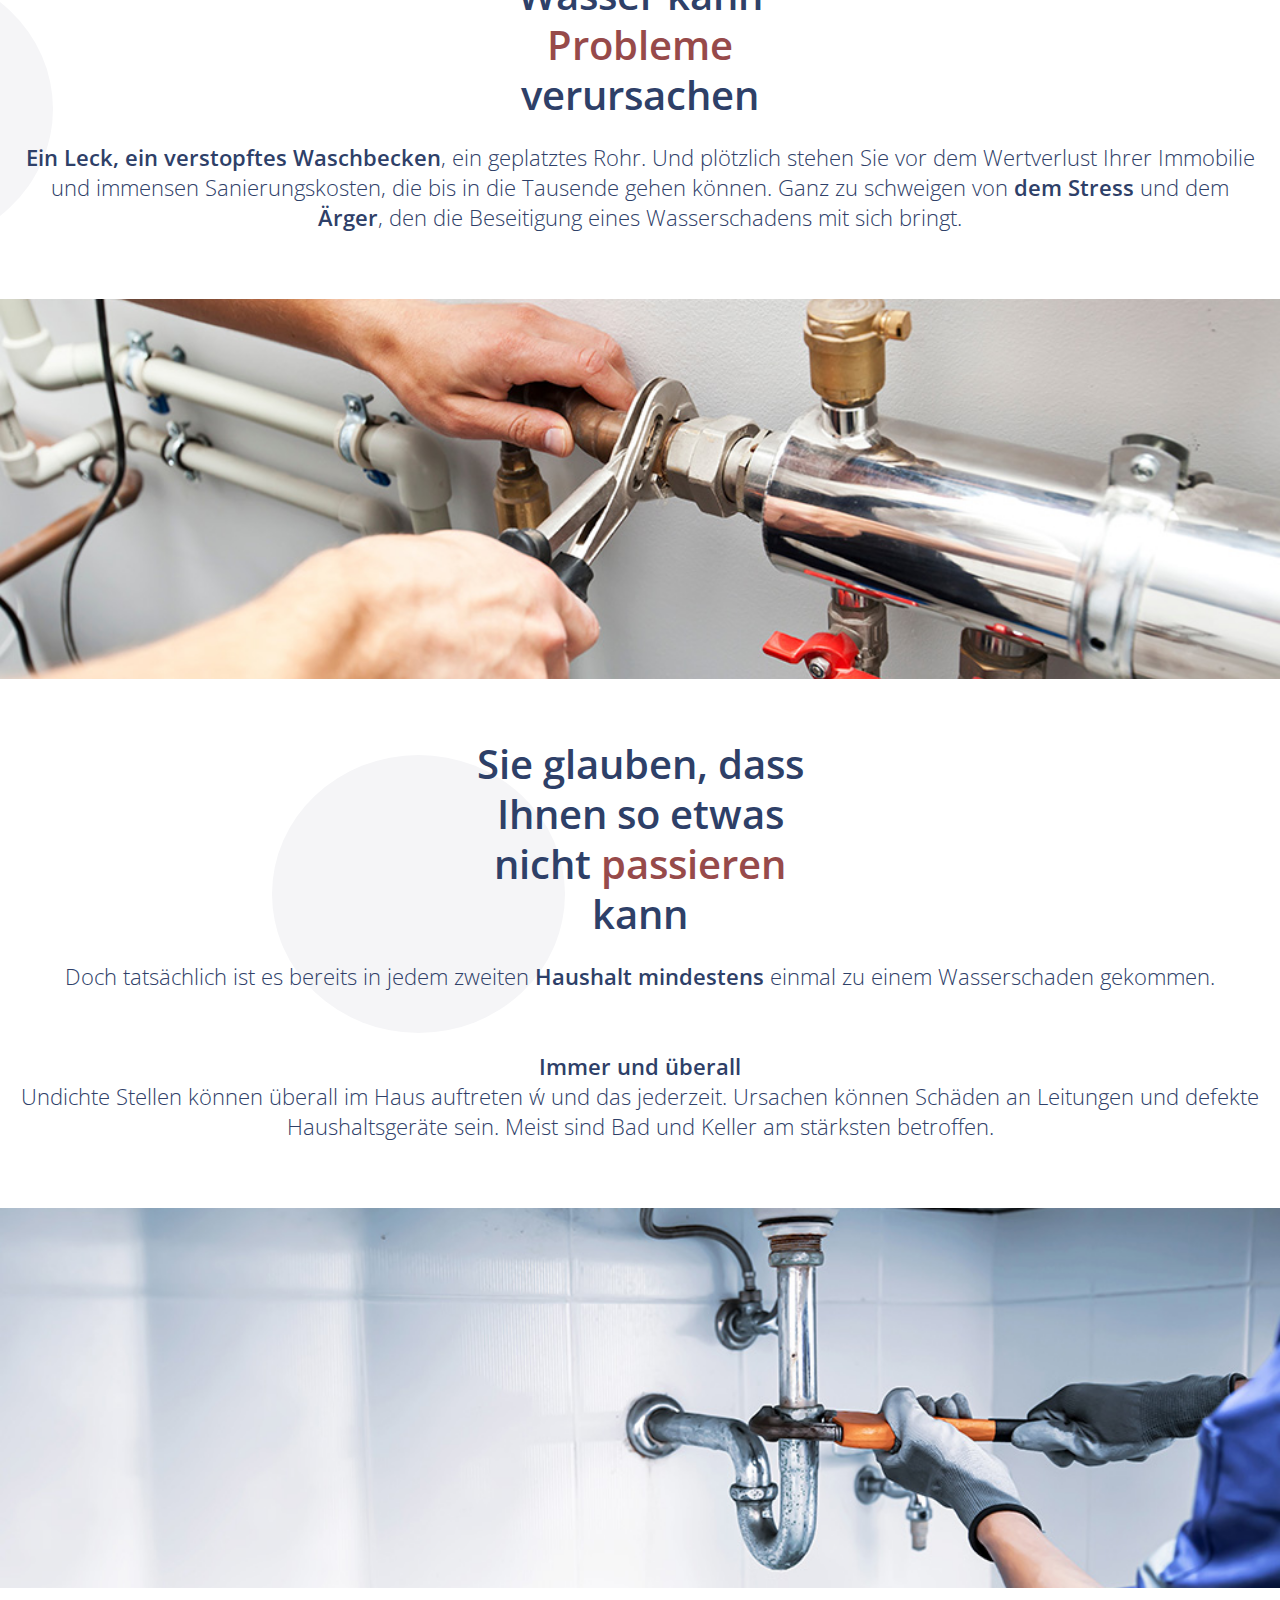
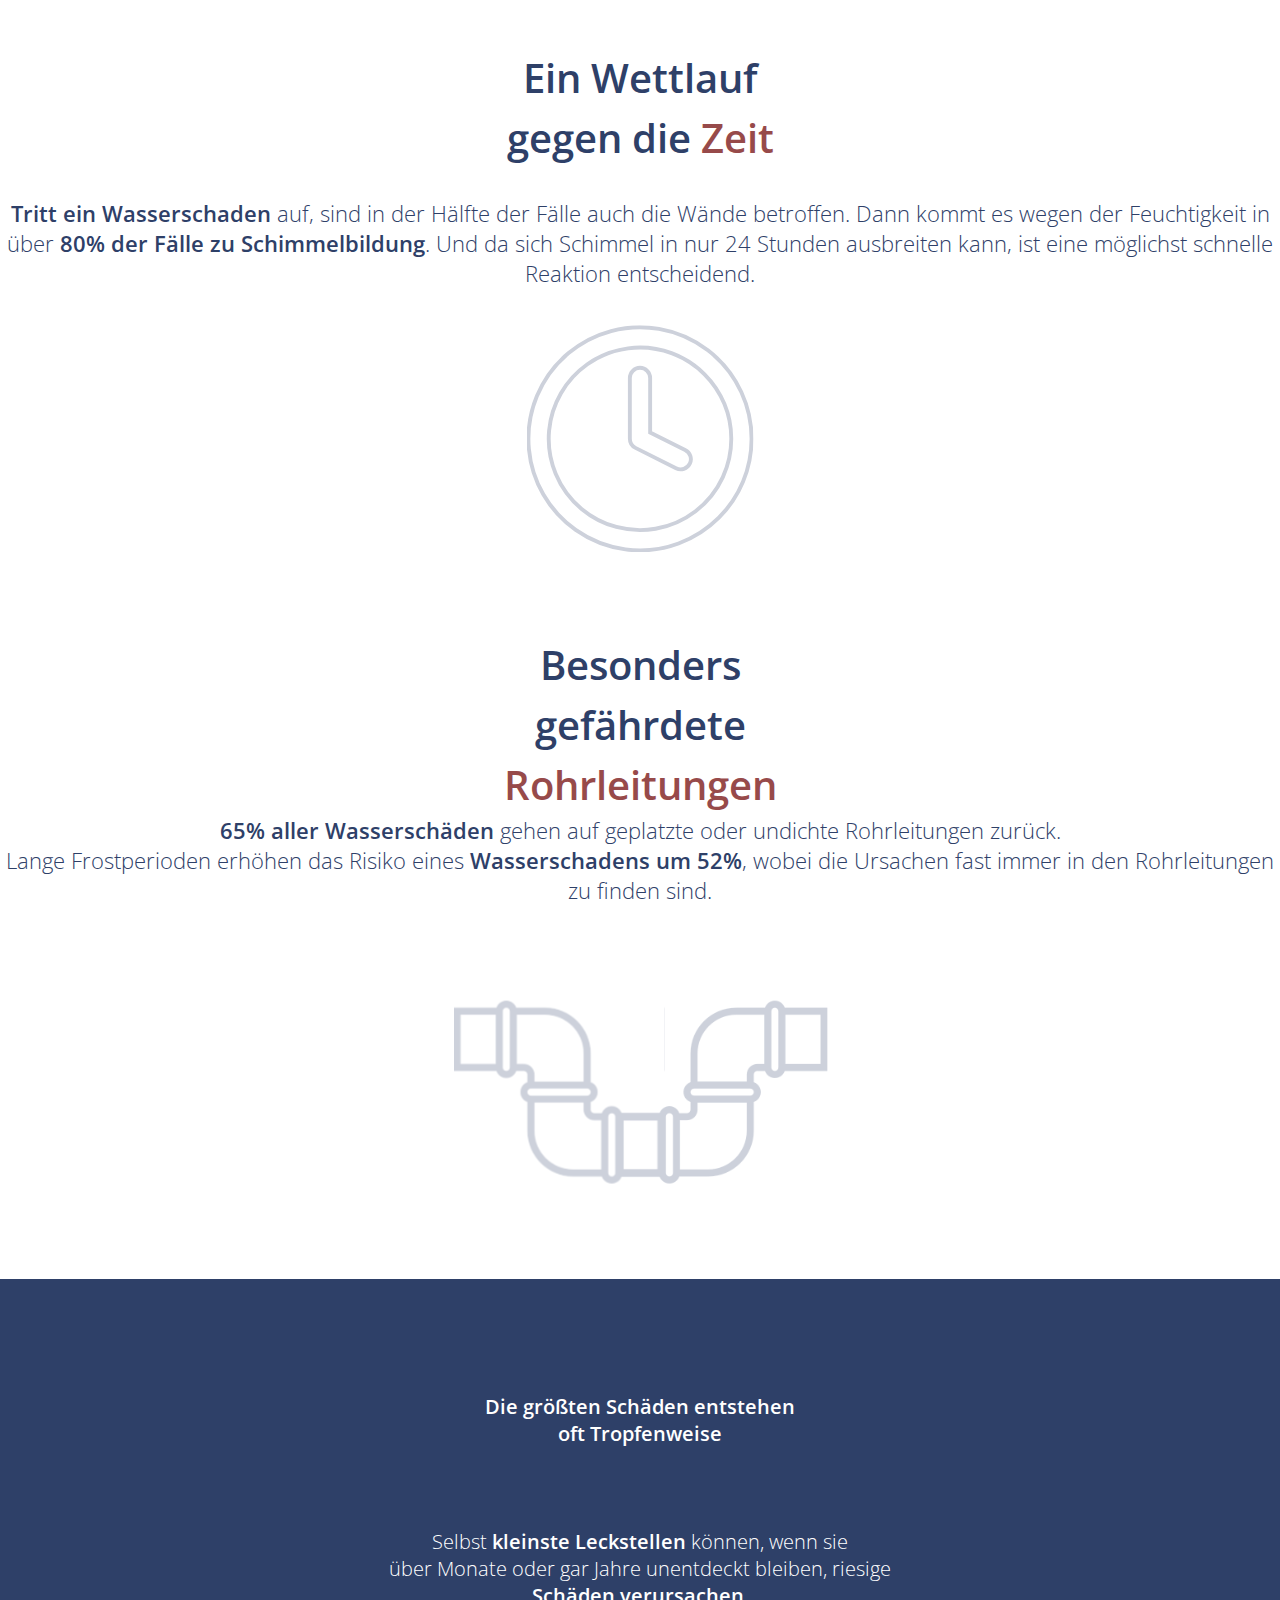
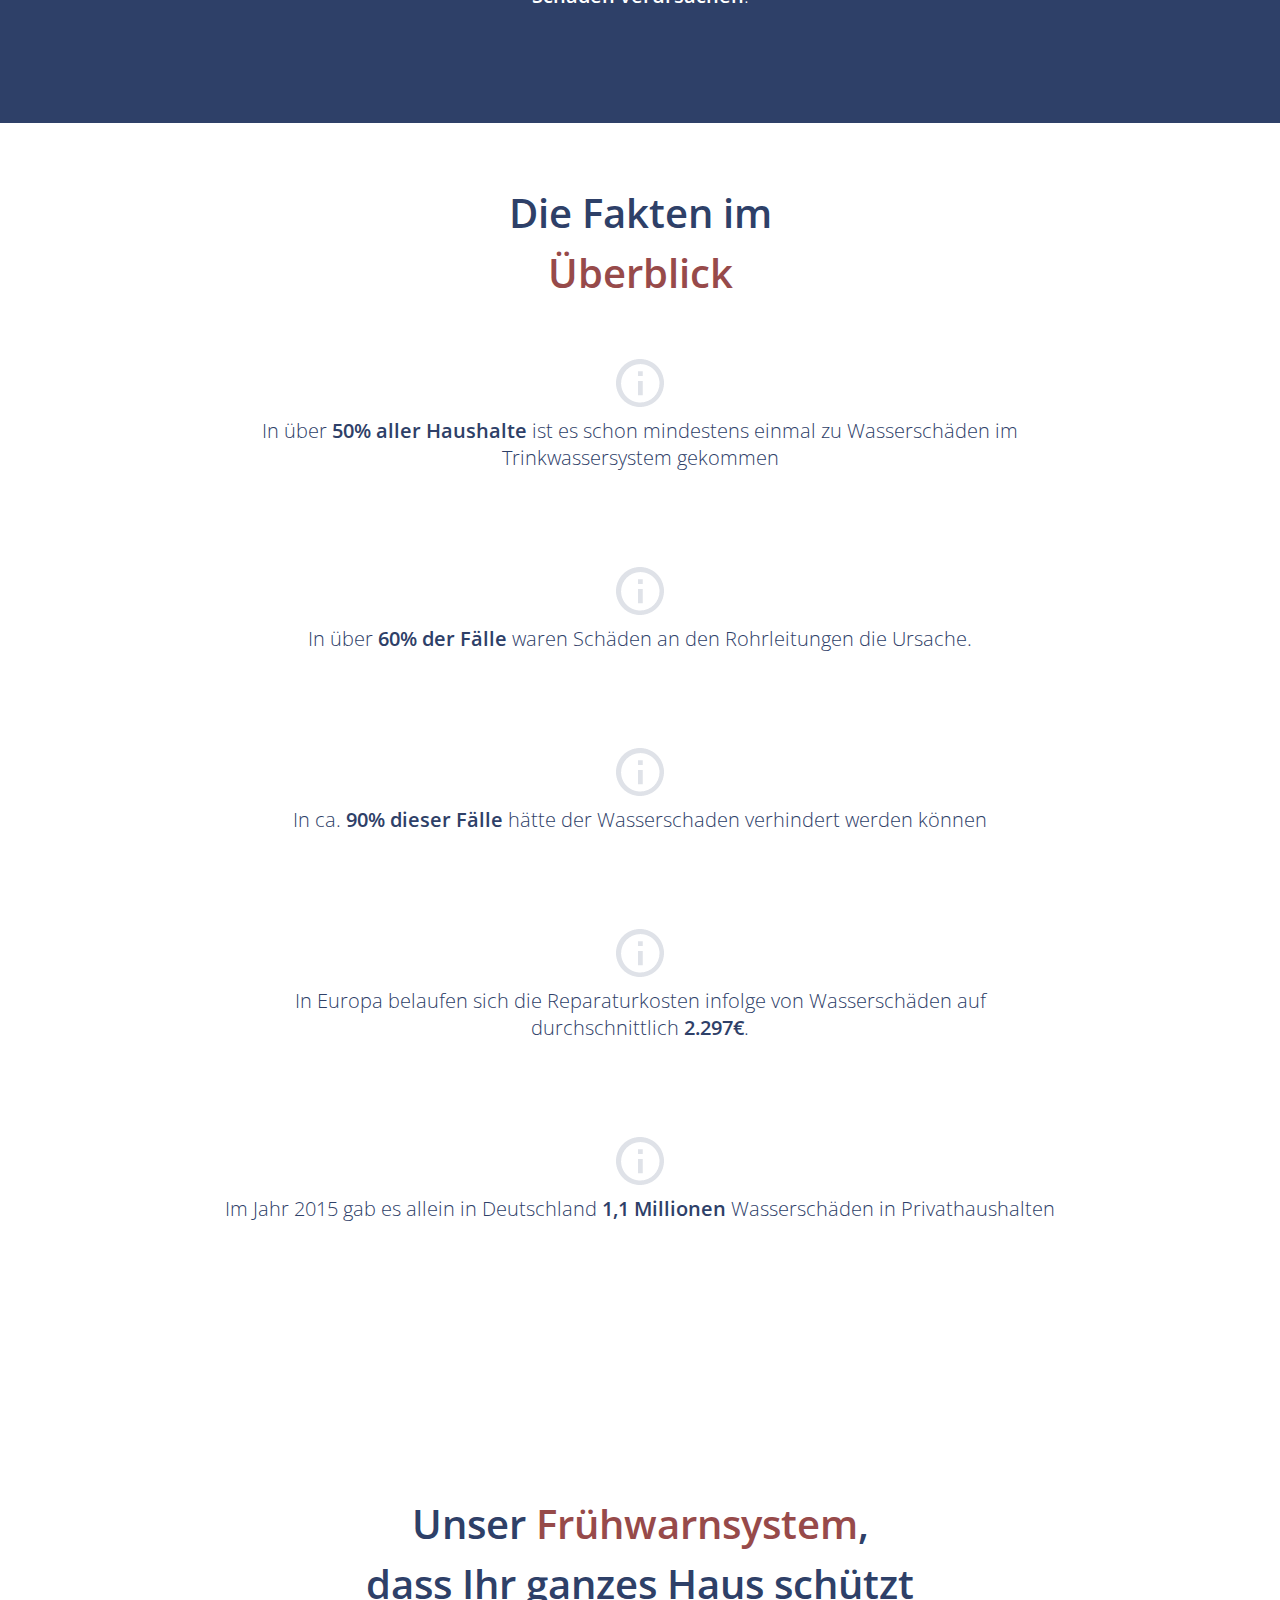
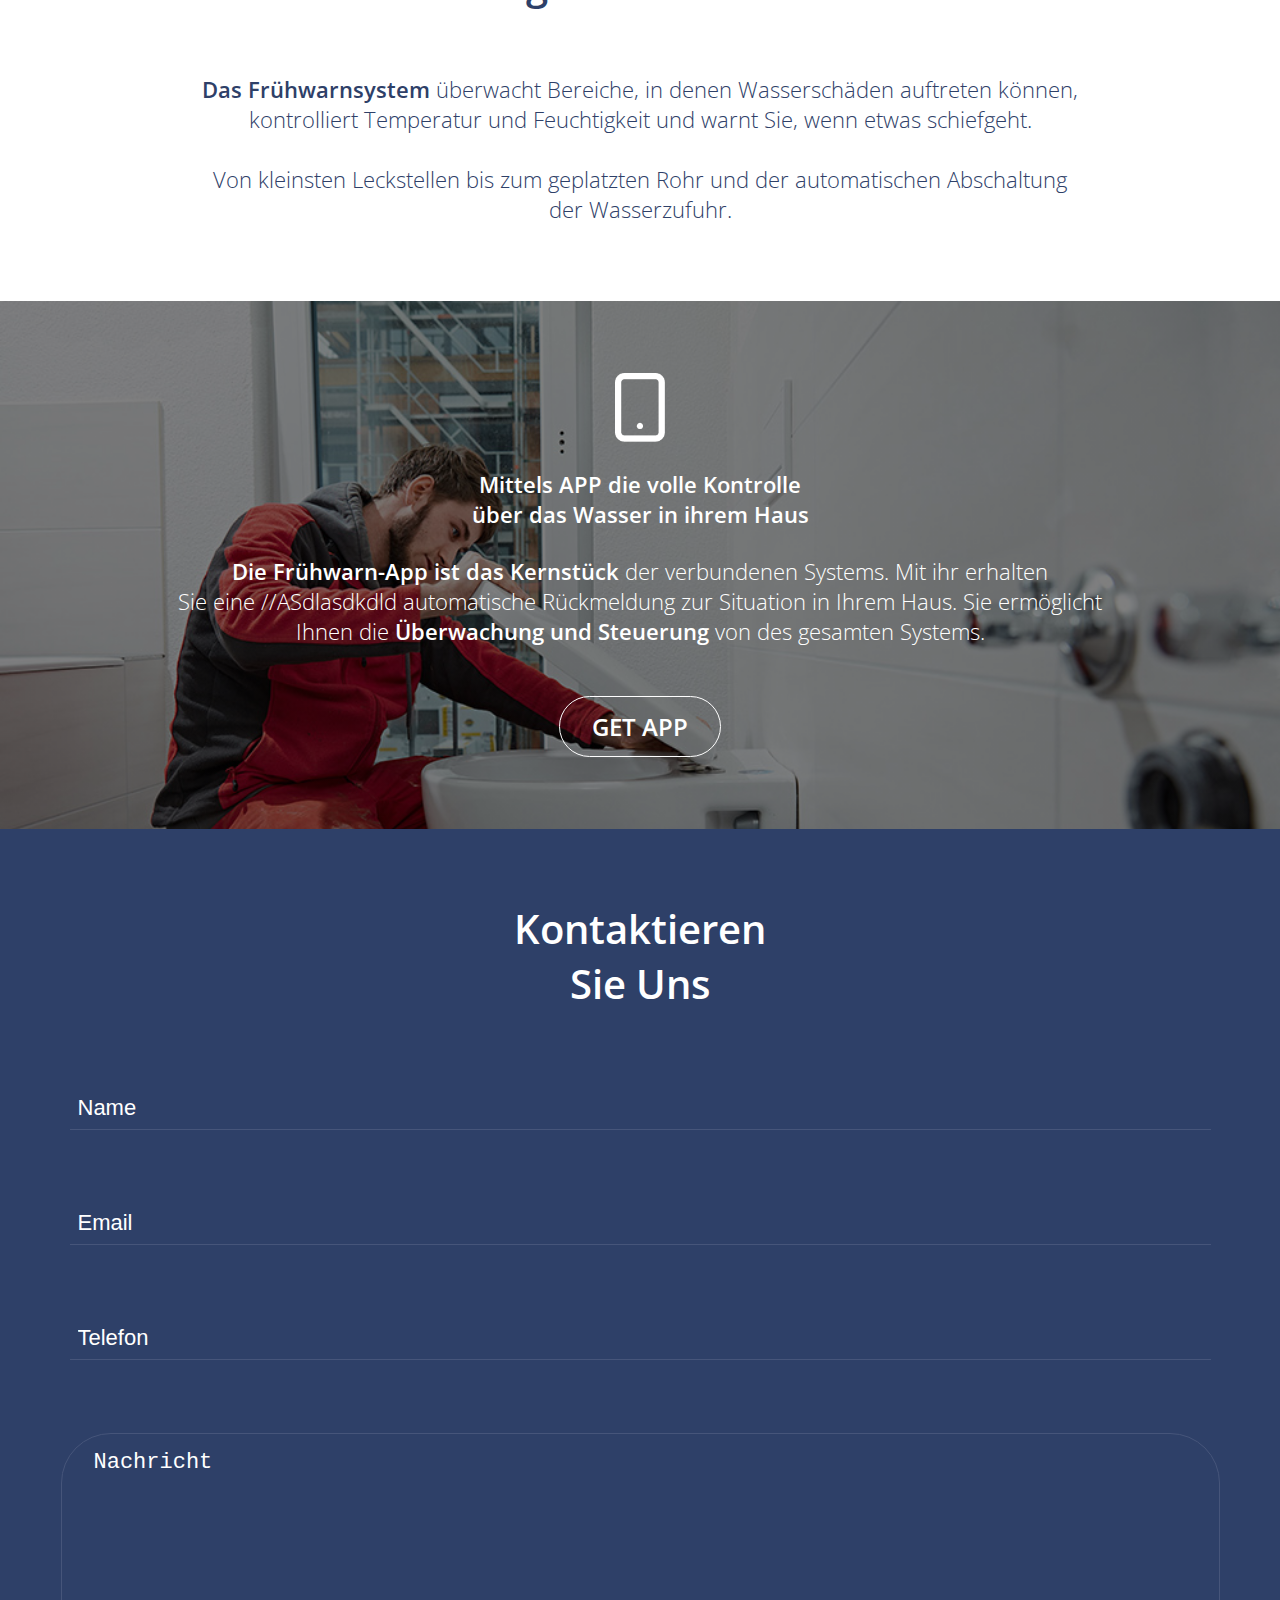
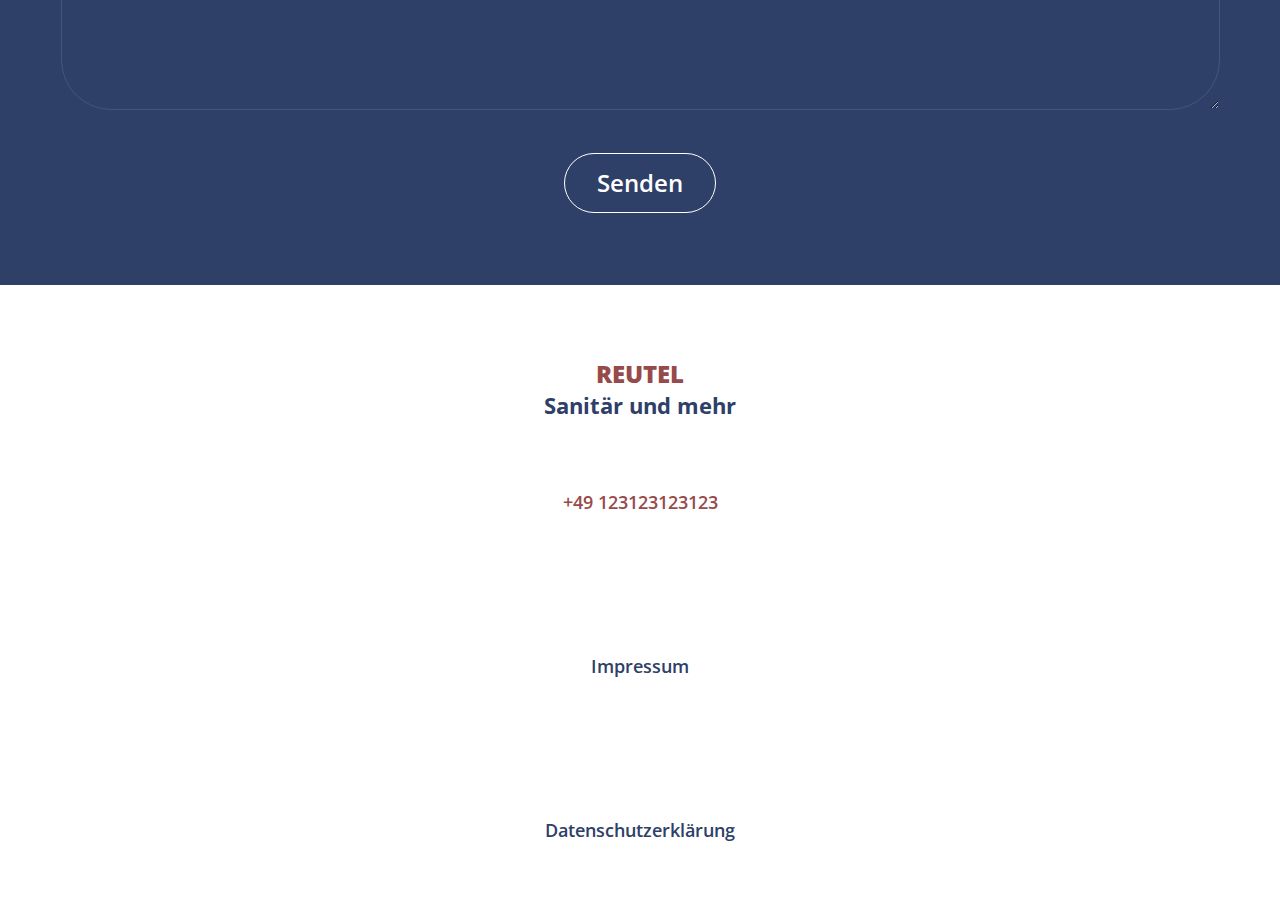
<file: reference material/project links/resume/assets/works links/firstWebProjectAPP/index.html>
<!DOCTYPE html>
<html lang="de">
<head>
    <meta charset="UTF-8">
    <meta name="viewport" content="width=device-width, initial-scale=1.0">
    <link rel="stylesheet" href="styles.css">
    <link rel="icon" href="favicon.ico" type="image/x-icon">
    <title>REUTEL Sanitär und mehr</title>
    <script src="script.js" defer></script>
</head>
<body>
    <div class="nav-bar">
        <img src="assets/logo/REUTEL.png">
    </div>
    <header>
        <div class="header">
            <div class="slideshow-section-pic" id="slideshow-section-picc" name="slide">
                <div class="slideshow-section-content">
                    <div class="header-content">
                        <h1><span class="header-text">DAMIT TROPFEN KEINE</span><br>ÜBERSCHWEMMUNG<br>WERDEN</h1>
                        <img class="drop-pic" alt="" src="assets/slideShowPics/droplet.svg">
                    </div>
                    <a href="#" class="button" id="learn-more-button">LEARN MORE</a>
                    <ul class="fix-context">
                        <a href="tel:+49-200-45454-0"><li class="fix-button"><img src="assets/slideShowPics/slideshow icons/phone-callWHITE.png"></li></a>
                        <a href="mailto:info@domain.de"><li class="fix-button"><img src="assets/slideShowPics/slideshow icons/emailWHITE.png"></li></a>
                        <a><li class="fix-button"><img src="assets/slideShowPics/slideshow icons/location-WHITE.png"></li></a>
                    </ul>
                    <div class="slide-buttons">
                        <div id="first-button"></div>
                        <div id="second-button"></div>
                        <div id="third-button"></div>
                    </div>
                </div>
                <div class="dark-overlay">
                    <img class="header-bg" name="slide" width="400" height="200" />
                </div>
            </div>
        </div>
    </header>
    <div class="first-section">
        <div class="first-section-image"></div>
        <div class="first-section-content">
            <h1 class="semi-bold">Das <span class="span-red">Frühwarnsystem</span></h1>
            <br>
                <p class="p-first">
                    Das Frühwarnsystem überwacht Feuchtigkeit, erkennt Wasserlecks, <span class="semi-bold">warnt Sie automatisch 
                    und unterbricht die Wasserzufuhr automatisch</span>. Verlassen Sie sich auf einen intelligenten 
                    und umfassenden Schutz vor Wasserschäden für Ihr Zuhause, der rund um die Uhr 
                    verfügbar ist. 
                </p>
                <div class="first-circle"></div>
        </div>
    </div>
    <div class=second-section>
        <div class="second-section-content">
            <h1 class="semi-bold">Wasser kann <span class="span-red"><br>Probleme</span> <br>verursachen</h1>
            <br>
            <p>
                <span class="semi-bold">Ein Leck, ein verstopftes Waschbecken</span>, ein geplatztes Rohr. Und plötzlich stehen Sie vor 
                dem Wertverlust Ihrer Immobilie und immensen Sanierungskosten, die bis in die Tausende 
                gehen können. Ganz zu schweigen von <span class="semi-bold">dem Stress</span> und dem <span class="semi-bold">Ärger</span>, den die Beseitigung 
                eines Wasserschadens mit sich bringt.
            </p>
            <div class="second-circle"></div>
        </div>
        <div class="second-section-image"></div>
    </div>
    <div class=third-section>
        <div class="third-section-image"></div>
            <div class="third-section-content"> 
            <h1 class="semi-bold">Sie glauben, dass<br> Ihnen so etwas<br> nicht <span class="span-red">passieren<br></span> kann</h1>
            <br>
            <p>
                Doch tatsächlich ist es bereits in jedem zweiten <span class="semi-bold">Haushalt mindestens</span> einmal zu einem 
                Wasserschaden gekommen.<br><br><br>
                <span class="semi-bold">Immer und überall</span><br>
                Undichte Stellen können überall im Haus auftreten 
                ẃ und das jederzeit. Ursachen können 
                Schäden an Leitungen und defekte Haushaltsgeräte sein. Meist sind Bad und Keller am 
                stärksten betroffen.                        
            </p>
            <div class="third-circle"></div>
        </div>
    </div>
    <div class=fourth-section>
        <div class="fourth-section-content">
            <h1 class="semi-bold">Ein Wettlauf<br> gegen die <span class="span-red">Zeit</span></h1>
            <p>
                <span class="semi-bold">Tritt ein Wasserschaden</span> auf, sind in der Hälfte der Fälle auch die Wände betroffen. 
                Dann kommt es wegen der Feuchtigkeit in über <span class="semi-bold">80% der Fälle zu Schimmelbildung</span>. Und da sich 
                Schimmel in nur 24 Stunden ausbreiten kann, ist eine möglichst schnelle Reaktion 
                entscheidend. 
            </p>
        </div>    
        <img src="assets/forthAndFifthSectionIcons/clock.svg" alt="">
    </div>
    <div class="fifth-section">
        <img src="assets/forthAndFifthSectionIcons/Gruppe 20.svg" alt="">
        <div class="fifth-section-content">
            <h1 class="semi-bold">Besonders<br> gefährdete<br> <span class="span-red">Rohrleitungen</span></h1>
            <p><span class="semi-bold">65% aller Wasserschäden</span> gehen auf geplatzte oder undichte Rohrleitungen zurück.</p> 
            <p>
            Lange 
            Frostperioden erhöhen das Risiko eines <span class="semi-bold">Wasserschadens um 52%</span>, wobei die Ursachen fast 
            immer in den Rohrleitungen zu finden sind. 
            </p>
        </div>
    </div>
    <div class="blue-section">
        <p class="blue-section-first">
            <span class="semi-bold">
                Die größten Schäden entstehen<br> oft Tropfenweise<br><br>
            </span>
        </p>
        <p class="blue-section-second">
            Selbst <span class="semi-bold">kleinste Leckstellen</span> können, wenn sie<br> über Monate oder gar Jahre unentdeckt 
            bleiben, riesige<br> <span class="semi-bold">Schäden verursachen</span>.
        </p>
    </div>
    <div class="fact-section">
        <h1 class="semi-bold">Die Fakten im <br><span class="span-red">Überblick</span></h1>
        <ul style="font-size: 30px;">
            <img src="assets/FactsSection/information-outline.png" alt=""><li>In über <span class="semi-bold">50% aller Haushalte</span> ist es schon mindestens einmal zu Wasserschäden im 
                Trinkwassersystem gekommen
            </li>
            <img src="assets/FactsSection/information-outline.png" alt=""><li>In über <span class="semi-bold">60% der Fälle</span> waren Schäden an den Rohrleitungen die Ursache.
            </li>
            <img src="assets/FactsSection/information-outline.png" alt=""><li>In ca. <span class="semi-bold">90% dieser Fälle</span> hätte der Wasserschaden verhindert werden können           
            </li>
            <img src="assets/FactsSection/information-outline.png" alt=""><li>In Europa belaufen sich die Reparaturkosten infolge von Wasserschäden auf 
                durchschnittlich <span class="semi-bold">2.297€</span>.
            </li>
            <img src="assets/FactsSection/information-outline.png" alt=""><li>Im Jahr 2015 gab es allein in Deutschland <span class="semi-bold">1,1 Millionen</span> Wasserschäden in 
                Privathaushalten
            </li>
        </ul>
    </div>
    <div class="message-section">
        <h1 class="semi-bold">Unser <span class="span-red">Frühwarnsystem</span>,<br> dass Ihr ganzes Haus schützt</h1>
            <p>
                <span class="semi-bold">Das Frühwarnsystem</span> überwacht Bereiche, in denen Wasserschäden auftreten können,<br> 
            kontrolliert Temperatur und Feuchtigkeit und warnt Sie, wenn etwas schiefgeht.<br><br>
             
            Von kleinsten Leckstellen bis zum geplatzten Rohr und der automatischen Abschaltung<br> 
            der Wasserzufuhr.
            </p>
    </div>
    <div class="app-section">
        <div class="app-section-content">
            <img src="assets/forthAndFifthSectionIcons/smartphone.png" alt="">
            <h1 class="semi-bold">Mittels APP die volle Kontrolle<br> über das Wasser in ihrem Haus</h1>
                <p>
                <span class="semi-bold">Die Frühwarn-App ist das Kernstück</span> der verbundenen Systems. Mit ihr erhalten<br> Sie eine //ASdlasdkdld
                automatische Rückmeldung zur Situation in Ihrem Haus. Sie ermöglicht<br> Ihnen die 
                <span class="semi-bold">Überwachung und Steuerung</span> von des gesamten Systems.
                </p>
            <a href="#" class="button" style="position:relative;">GET APP</a>
        </div>
    </div>
    <div class="contact-section">
        <h1 class="semi-bold">Kontaktieren<br> Sie Uns</h1>
        <div class="contact-section-content">
            <input type="text" placeholder="Name" class="contact-section-upper" id="name-input">
            <input type="email" placeholder="Email" class="contact-section-upper" id="email-input">
            <input type="number" placeholder="Telefon" class="contact-section-upper" id="tel-input">
            <br>
            <textarea cols="20" rows="3" type="textarea" placeholder="Nachricht" class="contact-section-message" id="mes-input"></textarea>
            <br>
            <a href="#" class="button" id="submit-button">Senden</a>
        </div>
    </div>
    <footer>
        <div class="navi-add">
            <div class="navi-content">
                <h1 style="font-size: 22px;"><span class="span-red-logo" style="font-size: 24px;">REUTEL<br></span> Sanitär und mehr</h1>
                <p class="semi-bold"><span class="span-red" class="tel-number">+49 123123123123</span></p>
                <p class="semi-bold">Impressum</p>
                <p class="semi-bold">Datenschutzerklärung</p>
            </div>
        </div>
    </footer>
</body>
</html>
</file>
<file: links/InfoClicker/styles.css>
@keyframes pulsate
{
    0% {transform: scale(1);}
    50% {transform: scale(1.1);}
    100% {transform: scale(1);}
}
@keyframes numberani
{
    0% {opacity: 1; top: 490px;}  
    50% {opacity: 0.5; top: 480px;}
    100% {opacity: 0; top: 465px;}
}
@keyframes cursor-blink 
{
    0% {
      opacity: 0;
    }
}
.animation-number
{
    animation-name: numberani;
    animation-duration: 0.3s;
}
.animation
{
    animation-name: pulsate;
    animation-duration: 0.3s;
}
@import url('https://fonts.googleapis.com/css2?family=Poppins:wght@100&family=VT323&display=swap');
body
{
    padding: 0;
    margin: 0;
    font-family: 'VT323', monospace;
    font-size: 1.6em;
    /*background-image: url("imgs/back2.jpg");*/
    background-image: linear-gradient(rgba(0, 0, 0, 0.4),rgba(0, 0, 0, 0.4)) , url("imgs/background/sky-clouds-day.gif");
    background-size: 50%;
    text-shadow: -2px 0 black, 0 2px black, 2px 0 black, 0 -2px black;
    color: white;
    font-size: 1.5vw;
    background-blend-mode: darken;
    
}
#bonusElement
{
    z-index: 100000;
    background-color: red;
    width: 300px;
    height: 300px;
}
a
{
    text-shadow: -1px 0 black, 0 1px black, 1px 0 black, 0 -1px black;
    color: #fff;
    text-decoration: none;
}
input
{
    text-align: center;
    border: none;
    background-color: rgba(255, 255, 255, 0);
    text-shadow: -1px 0 black, 0 1px black, 1px 0 black, 0 -1px black;
    color: white;
    width: auto;
    font-size: 1.5em;
}

/*-------------------------------CLICKER----------------------------- SECTION*/

#wholeClickerSection
{
    display: flex;
    
}
#clickerBg
{
    /*background-color: rgba(25, 25, 25);*/
    height: 100vh;
    width: 25vw;
    transition: 0.5s;
}
/*#clickerBg:hover
{
    background-color: rgba(150, 150, 150, 0.2);
}*/
#clicksAmount
{
    background-color: rgba(0, 0, 0, 0.3);
}
#surfsPerSecond
{
    background-color: rgba(0, 0, 0, 0.3);
    width: 10vw;
    height: 5vh;
}
#clicksImg
{
    margin-bottom: 100px;
    width: 15vw;
    opacity: 1;
    transition: 0.5s;
}
#clicksImg:hover
{
    transform: scale(1.1);
}
#clickerContent
{
    padding: 30px;
}
button
{
    border: 2px solid rgba(0, 0, 0, 0.3);
    height: 50px;
    width: 50px;
    padding: 2px;
}
#clicker button
{
    border:none;
    font-family: 'VT323', monospace;
    font-size: 1.1em;
    text-shadow: -1px 0 black, 0 1px black, 1px 0 black, 0 -1px black;
    background-color: rgba(0, 0, 0, 0);
}

#clicker
{
    z-index: 200;
}
#first-number img
{
    height: 30px;
    opacity: 1;
}
#first-number
{
    font-size: 2em;
    position: absolute;
    opacity: 0;
    top: 200px;
    left: 14vw;
}
#second-number
{
    opacity: 0;
}

#save-click-reset-Buttons
{
    width: 13vw;
    position: relative;

}
/*clicker-section*/


#upgrades-buildings-section
{
    display: flex;
    gap: 0;
}
/*-------------------------------UPGRADES----------------------------- SECTION*/

#upgrades
{
    display: flex;
    flex-direction: row;
    height: auto;
    width: 16vw;
    border: 5px solid rgba(0, 0, 0, 0.4);
    padding: 10px;
    background-color: rgba(68, 68, 68, 0.9);
}


/*upgrades-Cost*/

#cost-amount-BroughtDoner
{
    display: none;
    text-shadow: -2px 0 black, 0 2px black, 2px 0 black, 0 -2px black;
    color: white;
    position: absolute;
    width: 13vw;
    height: auto;
    background-color: rgba(250, 250, 250, 0.3);
    border: 5px solid rgba(0, 0, 0, 0.4);
}
#cost-amount-BroughtAntivirus
{
    display: none;
    text-shadow: -2px 0 black, 0 2px black, 2px 0 black, 0 -2px black;
    color: white;
    position: absolute;
    width: 13vw;
    height: auto;
    background-color: rgba(250, 250, 250, 0.3);
    border: 5px solid rgba(0, 0, 0, 0.4);
}
#cost-amount-BroughtVPN
{
    display: none;
    text-shadow: -2px 0 black, 0 2px black, 2px 0 black, 0 -2px black;
    color: white;
    position: absolute;
    width: 13vw;
    height: auto;
    background-color: rgba(250, 250, 250, 0.3);
    border: 5px solid rgba(0, 0, 0, 0.4);
}
#cost-amount-BroughtRAM
{
    display: none;
    text-shadow: -2px 0 black, 0 2px black, 2px 0 black, 0 -2px black;
    color: white;
    position: absolute;
    width: 13vw;
    height: auto;
    background-color: rgba(250, 250, 250, 0.3);
    border: 5px solid rgba(0, 0, 0, 0.4);
}
#cost-amount-BroughtMonitor
{
    display: none;
    text-shadow: -2px 0 black, 0 2px black, 2px 0 black, 0 -2px black;
    color: white;
    position: absolute;
    width: 13vw;
    height: auto;
    background-color: rgba(250, 250, 250, 0.3);
    border: 5px solid rgba(0, 0, 0, 0.4);
}
#cost-amount-BroughtProcessor
{
    display: none;
    text-shadow: -2px 0 black, 0 2px black, 2px 0 black, 0 -2px black;
    color: white;
    position: absolute;
    width: 13vw;
    height: auto;
    background-color: rgba(250, 250, 250, 0.3);
    border: 5px solid rgba(0, 0, 0, 0.4);
}
#cost-amount-BroughtLaptop
{
    display: none;
    text-shadow: -2px 0 black, 0 2px black, 2px 0 black, 0 -2px black;
    color: white;
    position: absolute;
    width: 13vw;
    height: auto;
    background-color: rgba(250, 250, 250, 0.3);
    border: 5px solid rgba(0, 0, 0, 0.4);
}
#cost-amount-BroughtPC
{
    display: none;
    text-shadow: -2px 0 black, 0 2px black, 2px 0 black, 0 -2px black;
    color: white;
    position: absolute;
    width: 13vw;
    height: auto;
    background-color: rgba(250, 250, 250, 0.3);
    border: 5px solid rgba(0, 0, 0, 0.4);
}
#cost-amount-BroughtBot
{
    display: none;
    text-shadow: -2px 0 black, 0 2px black, 2px 0 black, 0 -2px black;
    color: white;
    position: absolute;
    width: 13vw;
    height: auto;
    background-color: rgba(250, 250, 250, 0.3);
    border: 5px solid rgba(0, 0, 0, 0.4);
}
#cost-amount-BroughtWifi
{
    display: none;
    text-shadow: -2px 0 black, 0 2px black, 2px 0 black, 0 -2px black;
    color: white;
    position: absolute;
    width: 13vw;
    height: auto;
    background-color: rgba(250, 250, 250, 0.3);
    border: 5px solid rgba(0, 0, 0, 0.4);
}

/*upgrades-Size*/

#broughtDonerImg
{
    height: 40px;
}
#broughtAntivirusImg
{
    height: 40px;
}
#broughtVPNImg
{
    height: 40px;
}
#broughtRAMImg
{
    width: 40px;
}
#broughtMonitorImg
{
    width: 40px;
}
#broughtProcessorImg
{
    width: 40px;
}
#broughtLaptopImg
{
    width: 40px;
}
#broughtPCImg
{
    width: 40px;
}
#broughtBotImg
{
    width: 40px;
}
#broughtWifiImg
{
    width: 40px;
}


/*showUpgrades*/

a:hover + #cost-amount-BroughtDoner
{
    display: block;
}
a:hover + #cost-amount-BroughtAntivirus
{
    display: block;
}
a:hover + #cost-amount-BroughtVPN
{
    display: block;
}
a:hover + #cost-amount-BroughtRAM
{
    display: block;
}
a:hover + #cost-amount-BroughtMonitor
{
    display: block;
}
a:hover + #cost-amount-BroughtProcessor
{
    display: block;
}
a:hover + #cost-amount-BroughtLaptop
{
    display: block;
}
a:hover + #cost-amount-BroughtPC
{
    display: block;
}
a:hover + #cost-amount-BroughtBot
{
    display: block;
}
a:hover + #cost-amount-BroughtWifi
{
    display: block;
}

/*updates-section*/


/*-------------------------------BUILDINGS----------------------------- SECTION*/

#buildings
{
    display: flex;
    flex-direction: row;
    height: auto;
    width: 16vw;
    border: 5px solid rgba(0, 0, 0, 0.4);
    padding: 10px;
    background-color: rgba(68, 68, 68, 0.9);
}
/*buildings-Costs*/

#cost-amount-BroughtBasement
{
    display: none;
    text-shadow: -2px 0 black, 0 2px black, 2px 0 black, 0 -2px black;
    color: white;
    position: absolute;
    width: 13vw;
    height: auto;
    background-color: rgba(250, 250, 250, 0.3);
    border: 5px solid rgba(0, 0, 0, 0.4);
}

#cost-amount-BroughtSingleHouse
{
    display: none;
    text-shadow: -2px 0 black, 0 2px black, 2px 0 black, 0 -2px black;
    color: white;
    position: absolute;
    width: 13vw;
    height: auto;
    background-color: rgba(250, 250, 250, 0.3);
    border: 5px solid rgba(0, 0, 0, 0.4);
}
#cost-amount-BroughtNeighborhood
{
    display: none;
    text-shadow: -2px 0 black, 0 2px black, 2px 0 black, 0 -2px black;
    color: white;
    position: absolute;
    width: 13vw;
    height: auto;
    background-color: rgba(250, 250, 250, 0.3);
    border: 5px solid rgba(0, 0, 0, 0.4);
}
#cost-amount-BroughtLandfill
{
    display: none;
    text-shadow: -2px 0 black, 0 2px black, 2px 0 black, 0 -2px black;
    color: white;
    position: absolute;
    right: 5px;
    width: 13vw;
    height: auto;
    background-color: rgba(250, 250, 250, 0.3);
    border: 5px solid rgba(0, 0, 0, 0.4);
}
#cost-amount-BroughtOfficeBuilding
{
    display: none;
    text-shadow: -2px 0 black, 0 2px black, 2px 0 black, 0 -2px black;
    color: white;
    position: absolute;
    right: 20px;
    width: 13vw;
    height: auto;
    background-color: rgba(250, 250, 250, 0.3);
    border: 5px solid rgba(0, 0, 0, 0.4);
}
#cost-amount-BroughtMetropolis
{
    display: none;
    text-shadow: -2px 0 black, 0 2px black, 2px 0 black, 0 -2px black;
    color: white;
    position: absolute;
    right: 20px;
    width: 13vw;
    height: auto;
    background-color: rgba(250, 250, 250, 0.3);
    border: 5px solid rgba(0, 0, 0, 0.4);
}
#cost-amount-BroughtTetherGarage
{
    display: none;
    text-shadow: -2px 0 black, 0 2px black, 2px 0 black, 0 -2px black;
    color: white;
    position: absolute;
    right: 20px;
    width: 13vw;
    height: auto;
    background-color: rgba(250, 250, 250, 0.3);
    border: 5px solid rgba(0, 0, 0, 0.4);
}
#cost-amount-BroughtEtheriumGarage
{
    display: none;
    text-shadow: -2px 0 black, 0 2px black, 2px 0 black, 0 -2px black;
    color: white;
    position: absolute;
    right: 20px;
    width: 13vw;
    height: auto;
    background-color: rgba(250, 250, 250, 0.3);
    border: 5px solid rgba(0, 0, 0, 0.4);
}
#cost-amount-BroughtBitcoinGarage
{
    display: none;
    text-shadow: -2px 0 black, 0 2px black, 2px 0 black, 0 -2px black;
    color: white;
    position: absolute;
    right: 20px;
    width: 13vw;
    height: auto;
    background-color: rgba(250, 250, 250, 0.3);
    border: 5px solid rgba(0, 0, 0, 0.4);
}
#cost-amount-BroughtIlluminatiMansion
{
    display: none;
    text-shadow: -2px 0 black, 0 2px black, 2px 0 black, 0 -2px black;
    color: white;
    position: absolute;
    right: 20px;
    width: 13vw;
    height: auto;
    background-color: rgba(250, 250, 250, 0.3);
    border: 5px solid rgba(0, 0, 0, 0.4);
}


/*buildings-Size*/

#broughtBasementImg
{
    height: 40px;
}
#broughtSingleHouseImg
{
    height: 40px;
}
#broughtNeighborhoodImg
{
    height: 40px;
}
#broughtLandfillImg
{
    height: 40px;
}
#broughtOfficeBuildingImg
{
    height: 40px;
}
#broughtMetropolisImg
{
    height: 40px;
}
#broughtTetherGarageImg
{
    height: 40px;
}
#broughtEtheriumGarageImg
{
    height: 40px;
}
#broughtBitcoinGarageImg
{
    height: 40px;
}
#broughtIlluminatiMansionImg
{
    height: 40px;
}


/*showBuildings*/
a:hover + #cost-amount-BroughtBasement
{
    display: block;
}
a:hover + #cost-amount-BroughtSingleHouse
{
    display: block;
}
a:hover + #cost-amount-BroughtNeighborhood
{
    display: block;
}
a:hover + #cost-amount-BroughtLandfill
{
    display: block;
}
a:hover + #cost-amount-BroughtOfficeBuilding
{
    display: block;
}
a:hover + #cost-amount-BroughtMetropolis
{
    display: block;
}
a:hover + #cost-amount-BroughtTetherGarage
{
    display: block;
}
a:hover + #cost-amount-BroughtEtheriumGarage
{
    display: block;
}
a:hover + #cost-amount-BroughtBitcoinGarage
{
    display: block;
}
a:hover + #cost-amount-BroughtIlluminatiMansion
{
    display: block;
}
/*buildings-section*/




/*-------------------------------DESKTOPWINDOWS----------------------------- SECTION*/




/*desktop-window*/

#desktopWindow
{
    margin-top: 10vh;
    position: relative;
    border: 2px solid black;
    width: 35vw;
    height: 30vh;
    background-image: url(imgs/browsers/Unbenannt1.gif);
    background-size: cover;
    background-repeat: no-repeat;   
    opacity: 1;
    transition: 0.5s;
    background-color: #fff;
}


/*desktop-window*/

/*city*/

#city
{
    border: 2px solid black;
    margin-top: 10vh;
    width: 20vw;
    height: 17vh;
    background-image: url(imgs/background/city/city2.gif);
    background-size: cover;
    background-repeat: no-repeat;
}
/*city/*

/*achievement*/

#achievement-container
{
    display: none;
}


/*achievement*/

#ach-1
{
    position: absolute;
    height: 8vh;
    visibility: hidden;
}
#ach-2
{
    position: absolute;
    height: 8vh;
    visibility: hidden;
}
#ach-3
{
    position: absolute;
    height: 8vh;
    visibility: hidden;
}
#ach-4
{
    position: absolute;
    height: 8vh;
    visibility: hidden;
}
#ach-5
{
    position: absolute;
    height: 8vh;
    visibility: hidden;
}
#ach-6
{
    position: absolute;
    height: 8vh;
    visibility: hidden;
}
#ach-7
{
    position: absolute;
    height: 8vh;
    visibility: hidden;
}
#ach-8
{
    position: absolute;
    height: 8vh;
    visibility: hidden;
}
#ach-9
{
    position: absolute;
    height: 8vh;
    visibility: hidden;
}
#ach-10
{
    position: absolute;
    height: 8vh;
    visibility: hidden;
}

/*message*/

#message
{
    padding-left: 10px;
    background-color: rgba(0, 0, 0, 0.3);
    background-size: bottom;
    height: 50px;
    width: 30vw;
    margin-left: 50px;
    margin-bottom: 100px;
}
/*message*/
</file>
<file: reference material/project links/bluemenshop/styles.css>
@import url('https://fonts.googleapis.com/css2?family=Raleway:wght@400;700&display=swap');

* {
    margin: 0;
    padding: 0;
}
body {
    max-width: 1920px;
    margin: 0 auto;
    font-family: 'Raleway', sans-serif;
    background-color: #FFF6EB;
    user-select: none;
}
.whole-section-wrapper {
    display: block;
}
.button {
    border: 2px solid #9A3234;
    border-radius: 40px;
    padding: 22px 35px;
    text-decoration: none;
    color: #9A3234;
    font-size: 24px;
    transition: 0.5s;
    cursor: pointer;
    
}
.red-progress {
    color: #1F2A13;
}
.black-progress {
    color: #1F2A13;
}
.nav-bar-button { 
    display: none;
}
.button:hover {
    color: #FFF6EB;
    background-color: #9A3234;
}
.big {
    font-size: 30px;
}
/*nav-bar*/
.nav-bar-button-wrapper {
    position: fixed;
    right: 24px;
    top: 20px;
    z-index: 10000000000;
}
.bar {
    display: none;
    width: 25px;
    height: 0;
    margin: 5px auto;
    -webkit-transition: all 0.3s ease-in-out;
    transition: all 0.3s ease-in-out;
    background-color: black;
    /* border-radius: 50px; */
    border: 1px solid #9A3234;
    border-radius: 228px;
}
.nav-bar-button-wrapper.active .bar:nth-child(1) {
    transform: translateY(8px) rotate(45deg);
}
.nav-bar-button-wrapper.active .bar:nth-child(2) {
    transform: translateY(0px) rotate(-45deg);
}
.nav-bar {
    list-style-type: none;
    display: flex;
    justify-content: space-evenly;
    padding-top: 18px;
    align-items: center;
    transition: 0.5s;
}
.nav-bar li {
    border: 2px solid black;
    border-radius: 50px;
    padding: 22px 35px;
    font-size: 24px;
    font-weight: 400;
    position: relative;
}

/*progress-bar*/
.progress-bar {
    display: flex;
    justify-content: center;
    padding-top: 64px;
    list-style-type: none;
    gap: 400px;
}
.progress-bar li {
    font-size: 25px;
    text-align: center;
}
.progress-bar li a {
    padding: 13px 17px;
    margin: 0;
    text-decoration: none;
    transition: 0.5s;
}
.progress-bar-unfilled:hover {
    color: #FFF6EB;
    background-color: #9A3234;
}
.progress-bar-opacity {
    opacity: 0.4;
}
.progress-bar-unfilled {
    border: 2px solid #9A3234;
    color: #9A3234;
    border-radius: 34px;
    font-size: 24px;
}
.progress-bar-filled {
    border: 2px solid #9A3234;
    background-color: #9A3234;
    color: white;
    border-radius: 34px;
    font-size: 24px;
}
/* .progress-bar li ::after {
    content: "";
  position: absolute;
  bottom: 0;
  left: 0;
  right: 0;
  height: 0.5em;
  border-top: 1px solid black;
  z-index: -1;
}  */

/*first-section*/
.header {
        /* height: 100%; */
        display: flex;
        padding-top: 114px;
        flex-wrap: wrap;
        flex-wrap: wrap;
        align-items: flex-end;
        justify-content: space-between;
        max-width: 1230px;
        margin: 0 auto;
}
.flower-placeholder-wrapper {
    display: flex;
    gap: 35px;
    flex-direction: column;
}
.flower-placeholder {
    height: 613px;
    width: 425px;
    background-color: #D0DCDC;
    display: flex;
    border-top-left-radius: 200px;
    border-top-right-radius: 200px;
    justify-content: center;
}
.flower-placeholder img {
    width: 668px;
    height: 667px;
    position: relative;
    bottom: -38px;
}
.flower-text-wrapper {
    width: 100%;
    display: flex;
    justify-content: center;
}
/*cart*/
.cart-wrapper {
    /* width: 748px; */
    display: flex;
    justify-content: center;
    flex-direction: column;
    /* padding-left: 52px; */
}
.cart-text-wrapper {
    width: 100%;
    display: flex;
    justify-content: center;
}
#cart-box-section {
    display: grid;
    grid-template-columns: auto auto auto;
    gap: 4px;
}
/*extras-colors*/
.extras-colors-wrapper {
    display: flex;
    justify-content: center;
    flex-direction: column;
    gap: 29px;
}
.add-container {
    display: flex;
    width: 1px;
    padding-bottom: 76px;
    align-items: center;
    gap: 22px;
    position: relative;
    bottom: 308px;
    left: 122px;
}
.add-container input {
    height: 47px;
    width: 40px;
    background-color: transparent;
}
.add-container p {
    font-size: 40px;
    cursor: pointer;
    user-select: none;
    
}
#substract {
    font-size: 40px;
    user-select: none;
}


/*extras wrapper*/
.extras-wrapper {
    /* width: 748px; */
    display: flex;
    justify-content: center;
    flex-direction: column;
    /* padding-left: 52px; */
}
.extras-text-wrapper {
    width: 100%;
    display: flex;
    justify-content: center
}
.extras-box-section {
    display: grid;
    grid-template-columns: auto auto auto;
    gap: 4px;
}

/*colors wrapper*/
.colors-wrapper {
    /* width: 748px; */
    display: flex;
    justify-content: center;
    flex-direction: column;
    /* padding-left: 52px; */
}
.colors-text-wrapper {
    width: 100%;
    display: flex;
    justify-content: center
}
.colors-box-section {
    display: grid;
    grid-template-columns: auto auto auto;
    gap: 4px;
}
#color-first {
    background-color: rgb(183,40,67);
    z-index: 100;
}
#color-second {
    background-color: rgb(203,95,0);
    z-index: 100;
}
#color-third {
    background-color: rgb(255, 255, 255);
    z-index: 100;
}
.sub-header {
    display: flex;
    padding-top: 82px;
    flex-wrap: wrap;
    align-items: flex-end;
    justify-content: center;
    max-width: 1230px;
    margin: 0 auto;
}
.continue-button-wrapper {
    float: right;
    padding-right: 337px;
    padding-bottom: 50px;
}
.flower-name-wrapper {
    width: 100%;
    display: flex;
    justify-content: center;
}
.flower-name-wrapper p {
    font-size: 30px;
}
.flower-placeholder-wrapper {
    display: flex;
    gap: 35px;
}
#arrow-left {
    padding-top: 330px;
    z-index: 100;
    transition: 0.5s;
    opacity: 0.7;
}
#arrow-left img {
    width: 21px;
    height: 44px;
}
#arrow-left:hover {
    transform: scale(1.2);
    opacity: 1;
}
#arrow-right {
    padding-top: 330px;
    z-index: 100;
    transition: 0.5s;
    opacity: 0.7;
}
#arrow-right img {
    width: 21px;
    height: 44px;
}
#arrow-right:hover {
    transform: scale(1.2);
    opacity: 1;
}

/*first-section*/ 

.first-bar {
    padding-top: 76px;
}
.box {
    height: 60px; 
    width: 60px;
    border: 1px solid black;
    background-color: transparent;
    background-size: 130%;
    background-position: center;
}
.box-round-left {
    border-top-left-radius: 51px;
}
.box-round-right {
    border-top-right-radius: 51px;
}

/*------------------------------------------------------------------CONTACT INFO-------------------------------------------------------------------------------- */

.contact-info-wrapper {
    padding-top: 60px;
    width: 100%;
    display: flex;
    justify-content: center;
}
.contact-info-content {
    display: flex;
    flex-direction: column;
    width: 1364px;
    height: 583px;
    border: 1px solid black;
    border-top-left-radius: 200px;
    border-top-right-radius: 200px;
    flex-direction: row;
}
.contact-info-list {
    list-style-type: none;
    font-size: 25px;
    padding-top: 96px;
    padding-right: 58px;
    padding-bottom: 44px;
    padding-left: 259px;
    text-align: right;
}
.contact-info-list li {
    margin-bottom: 49px;
    width: 524px;
}
.contact-info-input {
    background-color: transparent;
    border: none;
    border-bottom: 1px solid black;
    width: 397px;
}
.contact-info-input-list {
    list-style-type: none;

}

/*CHECKBOX*/
.checkbox-wrapper label {
    color: #9A3234;
}
.checkbox-wrapper {
    display: flex;
    justify-content: center;
    gap: 74px;
}
.checkbox-container {
    display: block;
    position: relative;
    padding-left: 40px;
    margin-bottom: 12px;
    cursor: pointer;
    font-size: 22px;
    -webkit-user-select: none;
    -moz-user-select: none;
    -ms-user-select: none;
    user-select: none;
  }
  
  /* Hide the browser's default checkbox */
  .checkbox-container input {
    position: absolute;
    opacity: 0;
    cursor: pointer;
    height: 0;
    width: 0;
  }
  
  /* Create a custom checkbox */
  .checkmark {
    position: absolute;
    top: 0;
    left: 0;
    height: 25px;
    width: 25px;
    background-color: transparent;
    border-radius: 50px;
    border: 1px solid #9A3234;
  }
  
  /* On mouse-over, add a grey background color */
  .checkbox-container:hover input ~ .checkmark {
    background-color: rgb(255, 205, 205);
  }
  
  /* When the checkbox is checked, add a blue background */
  .checkbox-container input:checked ~ .checkmark {
    background-color: #9A3234;
  }
  .contact-info-list li label {
    position: relative;
    right: 9px;
  }
  .contact-info-list input:focus {
    outline: none;
  }
  .contact-info-list input {
    font-size: 24px;
    font-weight: 400;
  }
  
  .contact-info-pic-wrapper {
      width: 290px;
      height: 392px;
      background-image: url("assets/contactPic/pexels-yaroslav-shuraev-4937999.jpg");
      background-size: cover;
      margin-top: 96px;
      border-top-left-radius: 200px;
      border-top-right-radius: 200px;

  }
  /* Create the checkmark/indicator (hidden when not checked) */
  .checkmark:after {
    content: "";
    position: absolute;
    display: none;
  }
  
  /* Show the checkmark when checked */
  .checkbox-container input:checked ~ .checkmark:after {
    display: block;
  }
  
  .checkbox-wrapper {
    position: relative;
    bottom: 88px;
    right: 95px;
  }

  /*CHECKBOX*/



  .order-button-wrapper {
      width: 100%;
      display: flex;
      justify-content: center;
  }
  /* Style the checkmark/indicator */
  /* .checkbox-container .checkmark:after {
    left: 9px;
    top: 5px;
    width: 5px;
    height: 10px;
    border: solid white;
    border-width: 0 3px 3px 0;
    -webkit-transform: rotate(45deg);
    -ms-transform: rotate(45deg);
    transform: rotate(45deg);
  } */


/*
.hr {
    border: none;
    border-bottom: 1px dotted black;
    height: 100%;
    width: 100%;
}
/*


/*------------------------------------------------------------------FINISH SECTION-------------------------------------------------------------------------------- */


.end-pic-wrapper {
    padding-top: 115px;
    width: 100%;
    display: flex;
    justify-content: center;
    gap: 26px;
}
.end-pic-container {
    width: 400px;
    height: 575px;
    background-color:#FFF6EB;
    display: flex;
    flex-direction: column;
    align-items: center;
    gap: 25px;
    border-top-left-radius: 200px;
    border-top-right-radius: 200px;

}
.end-pic-container img {
    width: 280px;
    padding-bottom: 77px;
    padding-top: 165px;
}
.end-pic-container p {
    text-align: center;
}
.flowers-wrapper {
    position: absolute;
    width: 100%;
    display: flex;
    justify-content: center;
    z-index: -5;
    left: -39px;
    top: 109px;
}
.flowers-wrapper img {
    width: 800px;
}
.end-pic-container a {
}
.end-pic-text {
    display: flex;
    gap: 20px;
    flex-direction: column;
}

@media (max-width: 1570px) {
    .progress-bar {
        gap: 260px;
    }
}

@media (max-width: 1300px) {

    .bar {
        display: block;
    }
    .black-progress {
        color: #1F2A13;
    }
    .red-progress {
        color: #9A3234;
    }
    .opacity-progress {
        opacity: 0.4;
    }
    .position-contact {
        position: relative;
        right: 190px;
    }
    .position-finish {
        position: relative;
        right: 338px;
    }
    .header {
        flex-direction: column;
    }
    .box {
        height: 50px;
        width: 50px;
    }
    #arrow-right {
        padding-top: 120px;
        position: relative;
        left: 30px;
    }
    #arrow-left {
        padding-top: 120px;
        position: relative;
        right: 30px;
    }
    #arrow-right img {
        width: 14px;
        height: 28px;
    }
    #arrow-left img {
        width: 14px;
        height: 28px;
    }
    #add-button {
        font-size: 15px;
    }
    .button {
        font-size: 20px;
    }
    .whole-section-wrapper {
        display: flex;
        flex-direction: column;
        overflow: hidden;
    }
    .nav-bar {
        display: block;
        position: fixed;
        width: 100%;
        background: #FFF6EB;
        z-index: 10000;
        left: -100%;
        padding: 50px 20px;
    }
    .nav-bar.active {
        left: 0;
    }
    .nav-bar li {
        border: none;
        font-size: 20px;
        transition: 0.5s;
    }
    .nav-bar li:hover {
        color: #9A3234;
    }
    .nav-bar-button { 
        display: block;
        float: right;
        padding-right: 22px;
        padding-top: 16px;
        height: 11px;
        width: 29px;
    }
    .progress-bar {
        padding-top: 80px;
        gap: 60px;
        width: 550px;
        padding-left: 46px
    }
    .progress-bar-filled {
        display: none;
    }
    .progress-bar-unfilled {
        display: none;
    }
    .progress-bar li {
        font-size: 18px;
    }
    /* .progress-bar li:first-child {
         
    } */
    .header {
        padding-top: 74px;
        justify-content: center;
    }
    .flower-placeholder-wrapper {
        order: 1;
        margin: 0 auto;
    }
    .flower-placeholder {
        height: 270px;
        width: 190px;
    }
    .flower-img-cont img {
        max-width: 150%;
        max-height: 100%;
    }
    .flower-name-wrapper {
        padding-left: 0
    }
    .flower-name-wrapper p {
        font-size: 22px;
    }
    .cart-wrapper {
        order: 3;
        padding-top: 117px;
        padding-bottom: 40px;
        margin: 0 auto;
        gap: 40px;
    }
    .cart-text-wrapper {
        font-size: 14px;
    }
    .extras-text-wrapper {
        font-size: 14px;
    }
    .colors-text-wrapper {
        font-size: 14px;
    }
    .flower-img-cont {
        display: flex;
        justify-content: center;
    }
    .flower-placeholder-wrapper {
        
        order: 1;
    }
    
    .extras-colors-wrapper {
        
        order: 3; 
        margin: 0 auto;
    }
    .extras-wrapper {
        order: 2;
        width: auto;
        display: flex;
        justify-content: center;
        flex-direction: column;
        padding-left: 0;
        order: 2;
        gap: 40px;
    }
    .extras-colors-wrapper {
        gap: 40px;
    }
    .sub-header {
        padding-top: 0;
        margin: 0 auto;
        position: absolute;
        display: flex;
        justify-content: center;
        width: 100%;
        bottom: 553px;
    }
    .add-container {
        padding-bottom: 0;
        bottom: 0;
        z-index: 1000;
        position: unset;
        order: 1;
        padding-top: 6px;
        margin: 0 auto;
    }
    .add-container input {
        border: none;
    }
    .continue-button-wrapper {
        float: none;
        padding-right: 0;
        display: flex;
        justify-content: center;
        padding-top: 60px;
    }
    .colors-wrapper {
        order: 4;
        gap: 40px;
    }
    .add-container {
        order: 2;
        justify-content: center;
        width: 100%;
    }
    /*contact details */

    .contact-details-header {
        overflow: hidden;
    }
    .contact-info-content {
        border: none;
        width: auto;
        height: auto;
    }
    .contact-info-input {
        width: 306px;
    }
    .contact-info-list li label {
        font-size: 18px;
    }
    .contact-info-pic-wrapper {
        display: none;
    }
    .contact-info-list {
        padding: 0;
    }
    
    .checkbox-wrapper {
        position: unset;
        gap: 25px;
        padding-top: 100px;
        padding-bottom: 80px;
    }
    .contact-info-list li {
        display: flex;
        flex-direction: column;
        align-items: center; 
        gap: 80px;
    }
    .order-button-wrapper {
        padding-bottom: 35px;
    }
    .contact-info-input {
        opacity: 0.5;
    }

    /*finish-section*/
    .flowers-wrapper {
        left: -17px;
        top: 142px;
    }
    .flowers-wrapper img {
        width: 347px;
        height: 460px;
    }
    .end-pic-container {
        width: 195px;
        height: 281px;
    }
    .end-pic-container img {
        width: 199px;
        padding: 0;
        padding-top: 83px;
    }
    .big {
        font-size: 24px;
        font-weight: bold;
    }
    .end-pic-text:first-child {
        font-size: 18px;
    }
    .end-pic-text a {
        margin-top: 146px;
    }
    .end-pic-text {
        gap: 0;
    }

}
</file>
<file: reference material/project links/infoclicker/styles.css>
@keyframes pulsate
{
    0% {transform: scale(1);}
    50% {transform: scale(1.1);}
    100% {transform: scale(1);}
}
@keyframes numberani
{
    0% {opacity: 1; top: 490px;}  
    50% {opacity: 0.5; top: 480px;}
    100% {opacity: 0; top: 465px;}
}
@keyframes cursor-blink 
{
    0% {
      opacity: 0;
    }
}
.animation-number
{
    animation-name: numberani;
    animation-duration: 0.3s;
}
.animation
{
    animation-name: pulsate;
    animation-duration: 0.3s;
}
@import url('https://fonts.googleapis.com/css2?family=Poppins:wght@100&family=VT323&display=swap');
body
{
    padding: 0;
    margin: 0;
    font-family: 'VT323', monospace;
    font-size: 1.6em;
    /*background-image: url("imgs/back2.jpg");*/
    background-image: /*linear-gradient(rgba(0, 0, 0, 0.4),rgba(0, 0, 0, 0.4)) ,*/ url("imgs/background/sky-clouds-day.gif");
    background-size: 50%;
    text-shadow: -2px 0 black, 0 2px black, 2px 0 black, 0 -2px black;
    color: white;
    font-size: 1.5vw;
    background-blend-mode: darken;
    
}
#bonusElement
{
    z-index: 100000;
    width: 70px;
    height: 70px;
    cursor: pointer;
}
a
{
    text-shadow: -1px 0 black, 0 1px black, 1px 0 black, 0 -1px black;
    color: #fff;
    text-decoration: none;
}
input
{
    text-align: center;
    border: none;
    background-color: rgba(255, 255, 255, 0);
    text-shadow: -1px 0 black, 0 1px black, 1px 0 black, 0 -1px black;
    color: white;
    width: auto;
    font-size: 1.5em;
}

/*-------------------------------CLICKER----------------------------- SECTION*/

#wholeClickerSection
{
    display: flex;
    
}
#clickerBg
{
    /*background-color: rgba(25, 25, 25);*/
    height: 100vh;
    width: 25vw;
    transition: 0.5s;
}
/*#clickerBg:hover
{
    background-color: rgba(150, 150, 150, 0.2);
}*/
#clicksAmount
{
    background-color: rgba(0, 0, 0, 0.3);
}
#surfsPerSecond
{
    background-color: rgba(0, 0, 0, 0.3);
    width: 10vw;
    height: 5vh;
}
#clicksImg
{
    margin-bottom: 100px;
    width: 15vw;
    opacity: 1;
    transition: 0.5s;
}
#clicksImg:hover
{
    transform: scale(1.1);
}
#clickerContent
{
    padding: 30px;
}
button
{
    border: 2px solid rgba(0, 0, 0, 0.3);
    height: 50px;
    width: 50px;
    padding: 2px;
}
#clicker button
{
    border:none;
    font-family: 'VT323', monospace;
    font-size: 1.1em;
    text-shadow: -1px 0 black, 0 1px black, 1px 0 black, 0 -1px black;
    background-color: rgba(0, 0, 0, 0);
}

#clicker
{
    z-index: 200;
}
#first-number img
{
    height: 30px;
    opacity: 1;
}
#first-number
{
    font-size: 2em;
    position: absolute;
    opacity: 0;
    top: 200px;
    left: 14vw;
}
#second-number
{
    opacity: 0;
}

#save-click-reset-Buttons
{
    width: 13vw;
    position: relative;

}
/*clicker-section*/


#upgrades-buildings-section
{
    display: flex;
    gap: 0;
}
/*-------------------------------UPGRADES----------------------------- SECTION*/

#upgrades
{
    display: flex;
    flex-direction: row;
    height: auto;
    width: 16vw;
    border: 5px solid rgba(0, 0, 0, 0.4);
    padding: 10px;
    background-color: rgba(68, 68, 68, 0.9);
}


/*upgrades-Cost*/

#cost-amount-BroughtDoner
{
    display: none;
    text-shadow: -2px 0 black, 0 2px black, 2px 0 black, 0 -2px black;
    color: white;
    position: absolute;
    width: 13vw;
    height: auto;
    background-color: rgba(250, 250, 250, 0.3);
    border: 5px solid rgba(0, 0, 0, 0.4);
}
#cost-amount-BroughtAntivirus
{
    display: none;
    text-shadow: -2px 0 black, 0 2px black, 2px 0 black, 0 -2px black;
    color: white;
    position: absolute;
    width: 13vw;
    height: auto;
    background-color: rgba(250, 250, 250, 0.3);
    border: 5px solid rgba(0, 0, 0, 0.4);
}
#cost-amount-BroughtVPN
{
    display: none;
    text-shadow: -2px 0 black, 0 2px black, 2px 0 black, 0 -2px black;
    color: white;
    position: absolute;
    width: 13vw;
    height: auto;
    background-color: rgba(250, 250, 250, 0.3);
    border: 5px solid rgba(0, 0, 0, 0.4);
}
#cost-amount-BroughtRAM
{
    display: none;
    text-shadow: -2px 0 black, 0 2px black, 2px 0 black, 0 -2px black;
    color: white;
    position: absolute;
    width: 13vw;
    height: auto;
    background-color: rgba(250, 250, 250, 0.3);
    border: 5px solid rgba(0, 0, 0, 0.4);
}
#cost-amount-BroughtMonitor
{
    display: none;
    text-shadow: -2px 0 black, 0 2px black, 2px 0 black, 0 -2px black;
    color: white;
    position: absolute;
    width: 13vw;
    height: auto;
    background-color: rgba(250, 250, 250, 0.3);
    border: 5px solid rgba(0, 0, 0, 0.4);
}
#cost-amount-BroughtProcessor
{
    display: none;
    text-shadow: -2px 0 black, 0 2px black, 2px 0 black, 0 -2px black;
    color: white;
    position: absolute;
    width: 13vw;
    height: auto;
    background-color: rgba(250, 250, 250, 0.3);
    border: 5px solid rgba(0, 0, 0, 0.4);
}
#cost-amount-BroughtLaptop
{
    display: none;
    text-shadow: -2px 0 black, 0 2px black, 2px 0 black, 0 -2px black;
    color: white;
    position: absolute;
    width: 13vw;
    height: auto;
    background-color: rgba(250, 250, 250, 0.3);
    border: 5px solid rgba(0, 0, 0, 0.4);
}
#cost-amount-BroughtPC
{
    display: none;
    text-shadow: -2px 0 black, 0 2px black, 2px 0 black, 0 -2px black;
    color: white;
    position: absolute;
    width: 13vw;
    height: auto;
    background-color: rgba(250, 250, 250, 0.3);
    border: 5px solid rgba(0, 0, 0, 0.4);
}
#cost-amount-BroughtBot
{
    display: none;
    text-shadow: -2px 0 black, 0 2px black, 2px 0 black, 0 -2px black;
    color: white;
    position: absolute;
    width: 13vw;
    height: auto;
    background-color: rgba(250, 250, 250, 0.3);
    border: 5px solid rgba(0, 0, 0, 0.4);
}
#cost-amount-BroughtWifi
{
    display: none;
    text-shadow: -2px 0 black, 0 2px black, 2px 0 black, 0 -2px black;
    color: white;
    position: absolute;
    width: 13vw;
    height: auto;
    background-color: rgba(250, 250, 250, 0.3);
    border: 5px solid rgba(0, 0, 0, 0.4);
}

/*upgrades-Size*/

#broughtDonerImg
{
    height: 40px;
}
#broughtAntivirusImg
{
    height: 40px;
}
#broughtVPNImg
{
    height: 40px;
}
#broughtRAMImg
{
    width: 40px;
}
#broughtMonitorImg
{
    width: 40px;
}
#broughtProcessorImg
{
    width: 40px;
}
#broughtLaptopImg
{
    width: 40px;
}
#broughtPCImg
{
    width: 40px;
}
#broughtBotImg
{
    width: 40px;
}
#broughtWifiImg
{
    width: 40px;
}


/*showUpgrades*/

a:hover + #cost-amount-BroughtDoner
{
    display: block;
}
a:hover + #cost-amount-BroughtAntivirus
{
    display: block;
}
a:hover + #cost-amount-BroughtVPN
{
    display: block;
}
a:hover + #cost-amount-BroughtRAM
{
    display: block;
}
a:hover + #cost-amount-BroughtMonitor
{
    display: block;
}
a:hover + #cost-amount-BroughtProcessor
{
    display: block;
}
a:hover + #cost-amount-BroughtLaptop
{
    display: block;
}
a:hover + #cost-amount-BroughtPC
{
    display: block;
}
a:hover + #cost-amount-BroughtBot
{
    display: block;
}
a:hover + #cost-amount-BroughtWifi
{
    display: block;
}

/*updates-section*/


/*-------------------------------BUILDINGS----------------------------- SECTION*/

#buildings
{
    display: flex;
    flex-direction: row;
    height: auto;
    width: 16vw;
    border: 5px solid rgba(0, 0, 0, 0.4);
    padding: 10px;
    background-color: rgba(68, 68, 68, 0.9);
}
/*buildings-Costs*/

#cost-amount-BroughtBasement
{
    display: none;
    text-shadow: -2px 0 black, 0 2px black, 2px 0 black, 0 -2px black;
    color: white;
    position: absolute;
    width: 13vw;
    height: auto;
    background-color: rgba(250, 250, 250, 0.3);
    border: 5px solid rgba(0, 0, 0, 0.4);
}

#cost-amount-BroughtSingleHouse
{
    display: none;
    text-shadow: -2px 0 black, 0 2px black, 2px 0 black, 0 -2px black;
    color: white;
    position: absolute;
    width: 13vw;
    height: auto;
    background-color: rgba(250, 250, 250, 0.3);
    border: 5px solid rgba(0, 0, 0, 0.4);
}
#cost-amount-BroughtNeighborhood
{
    display: none;
    text-shadow: -2px 0 black, 0 2px black, 2px 0 black, 0 -2px black;
    color: white;
    position: absolute;
    width: 13vw;
    height: auto;
    background-color: rgba(250, 250, 250, 0.3);
    border: 5px solid rgba(0, 0, 0, 0.4);
}
#cost-amount-BroughtLandfill
{
    display: none;
    text-shadow: -2px 0 black, 0 2px black, 2px 0 black, 0 -2px black;
    color: white;
    position: absolute;
    right: 5px;
    width: 13vw;
    height: auto;
    background-color: rgba(250, 250, 250, 0.3);
    border: 5px solid rgba(0, 0, 0, 0.4);
}
#cost-amount-BroughtOfficeBuilding
{
    display: none;
    text-shadow: -2px 0 black, 0 2px black, 2px 0 black, 0 -2px black;
    color: white;
    position: absolute;
    right: 20px;
    width: 13vw;
    height: auto;
    background-color: rgba(250, 250, 250, 0.3);
    border: 5px solid rgba(0, 0, 0, 0.4);
}
#cost-amount-BroughtMetropolis
{
    display: none;
    text-shadow: -2px 0 black, 0 2px black, 2px 0 black, 0 -2px black;
    color: white;
    position: absolute;
    right: 20px;
    width: 13vw;
    height: auto;
    background-color: rgba(250, 250, 250, 0.3);
    border: 5px solid rgba(0, 0, 0, 0.4);
}
#cost-amount-BroughtTetherGarage
{
    display: none;
    text-shadow: -2px 0 black, 0 2px black, 2px 0 black, 0 -2px black;
    color: white;
    position: absolute;
    right: 20px;
    width: 13vw;
    height: auto;
    background-color: rgba(250, 250, 250, 0.3);
    border: 5px solid rgba(0, 0, 0, 0.4);
}
#cost-amount-BroughtEtheriumGarage
{
    display: none;
    text-shadow: -2px 0 black, 0 2px black, 2px 0 black, 0 -2px black;
    color: white;
    position: absolute;
    right: 20px;
    width: 13vw;
    height: auto;
    background-color: rgba(250, 250, 250, 0.3);
    border: 5px solid rgba(0, 0, 0, 0.4);
}
#cost-amount-BroughtBitcoinGarage
{
    display: none;
    text-shadow: -2px 0 black, 0 2px black, 2px 0 black, 0 -2px black;
    color: white;
    position: absolute;
    right: 20px;
    width: 13vw;
    height: auto;
    background-color: rgba(250, 250, 250, 0.3);
    border: 5px solid rgba(0, 0, 0, 0.4);
}
#cost-amount-BroughtIlluminatiMansion
{
    display: none;
    text-shadow: -2px 0 black, 0 2px black, 2px 0 black, 0 -2px black;
    color: white;
    position: absolute;
    right: 20px;
    width: 13vw;
    height: auto;
    background-color: rgba(250, 250, 250, 0.3);
    border: 5px solid rgba(0, 0, 0, 0.4);
}


/*buildings-Size*/

#broughtBasementImg
{
    height: 40px;
}
#broughtSingleHouseImg
{
    height: 40px;
}
#broughtNeighborhoodImg
{
    height: 40px;
}
#broughtLandfillImg
{
    height: 40px;
}
#broughtOfficeBuildingImg
{
    height: 40px;
}
#broughtMetropolisImg
{
    height: 40px;
}
#broughtTetherGarageImg
{
    height: 40px;
}
#broughtEtheriumGarageImg
{
    height: 40px;
}
#broughtBitcoinGarageImg
{
    height: 40px;
}
#broughtIlluminatiMansionImg
{
    height: 40px;
}


/*showBuildings*/
a:hover + #cost-amount-BroughtBasement
{
    display: block;
}
a:hover + #cost-amount-BroughtSingleHouse
{
    display: block;
}
a:hover + #cost-amount-BroughtNeighborhood
{
    display: block;
}
a:hover + #cost-amount-BroughtLandfill
{
    display: block;
}
a:hover + #cost-amount-BroughtOfficeBuilding
{
    display: block;
}
a:hover + #cost-amount-BroughtMetropolis
{
    display: block;
}
a:hover + #cost-amount-BroughtTetherGarage
{
    display: block;
}
a:hover + #cost-amount-BroughtEtheriumGarage
{
    display: block;
}
a:hover + #cost-amount-BroughtBitcoinGarage
{
    display: block;
}
a:hover + #cost-amount-BroughtIlluminatiMansion
{
    display: block;
}
/*buildings-section*/




/*-------------------------------DESKTOPWINDOWS----------------------------- SECTION*/




/*desktop-window*/

#desktopWindow
{
    margin-top: 10vh;
    position: relative;
    border: 2px solid black;
    width: 35vw;
    height: 30vh;
    background-image: url(imgs/browsers/Unbenannt1.gif);
    background-size: cover;
    background-repeat: no-repeat;   
    opacity: 1;
    transition: 0.5s;
    background-color: #fff;
}


/*desktop-window*/

/*city*/

#city
{
    border: 2px solid black;
    margin-top: 10vh;
    width: 20vw;
    height: 17vh;
    background-image: url(imgs/background/city/city2.gif);
    background-size: cover;
    background-repeat: no-repeat;
}
/*city/*

/*achievement*/

#achievement-container
{
    display: none;
}


/*achievement*/

#ach-1
{
    position: absolute;
    height: 8vh;
    visibility: hidden;
}
#ach-2
{
    position: absolute;
    height: 8vh;
    visibility: hidden;
}
#ach-3
{
    position: absolute;
    height: 8vh;
    visibility: hidden;
}
#ach-4
{
    position: absolute;
    height: 8vh;
    visibility: hidden;
}
#ach-5
{
    position: absolute;
    height: 8vh;
    visibility: hidden;
}
#ach-6
{
    position: absolute;
    height: 8vh;
    visibility: hidden;
}
#ach-7
{
    position: absolute;
    height: 8vh;
    visibility: hidden;
}
#ach-8
{
    position: absolute;
    height: 8vh;
    visibility: hidden;
}
#ach-9
{
    position: absolute;
    height: 8vh;
    visibility: hidden;
}
#ach-10
{
    position: absolute;
    height: 8vh;
    visibility: hidden;
}

/*message*/

#message
{
    padding-left: 10px;
    background-color: rgba(0, 0, 0, 0.3);
    background-size: bottom;
    height: 50px;
    width: 30vw;
    margin-left: 50px;
    margin-bottom: 100px;
}
/*message*/
</file>
<file: reference material/project links/loginLocalStorageProject/styles.css>
*{
    margin: 0;
    padding: 0;
}
body {
    background-color: #000D0D;
    max-width: 1920px;
    max-height: 3241px;
    font-family: 'Open Sans', sans-serif;
    color: #128486;
}
input {
    border: solid 1px #128486;
    background-color: #000D0D;
    color: #128486;
    padding: 10px;
    transition: 0.5s;
}
input:focus {
    border: solid 1px #2DDCE8;
    box-shadow: 0 0 3px #2DDCE8;
    outline-offset: 0px;
    outline: none;
    border-radius: 100px;
}
button { 
    border: solid 1px #128486;
    background-color: #000D0D;
    color: #128486;
    padding: 10px;
    transition: 0.5s;
}
button:hover{
    color: #000D0D;
    background-color: #2DDCE8;
    cursor: pointer;
    border-radius: 100px;
}
.header-wrapper { 
    width: 100vw;
    display: flex;
    justify-content: center;
}
.header-container{
    position: absolute;
    top: 35%;
    transform: translate(0, -50%);
    padding: 10px;
}
.header-text {
    display: flex;
    justify-content: center;
    align-items: center;
    width: 100%;
  }
.header-text h1{ 
    text-transform: uppercase;
	background-image: linear-gradient(to right top, #2DDCE8, #128486, #000D0D);
   background-size: 50% auto;
    -webkit-background-clip: text;
	-webkit-text-fill-color: transparent;
  font-family: 'Open Sans', sans-serif;
  font-size: 6vw;
  animation: gradientAnim 7.5s ease  alternate infinite;
}
#register-container{
    transform: translate(-50%, 0);
    position: absolute;
    display: flex;
    gap: 20px;
    flex-direction: column;
}
#register-container input { 
}
#login-container{
    transform: translate(-50%, 0);
    display: none;
    position: absolute;
    gap: 20px;
    flex-direction: column;
}
#login-container input { 
}
#link-buttons-container { 
    display: flex;
    gap: 60px;
}


@keyframes gradientAnim {
    to {
      background-position: 100% top;
    }
  }
</file>
<file: reference material/project links/resume/assets/works links/firstWebProjectAPP/styles.css>
@import url('https://fonts.googleapis.com/css2?family=Open+Sans:wght@300;600;700;800&display=swap');

* {
    margin: 0;
    padding: 0;
}
body {
    padding: 0;
    font-family: 'Open Sans', sans-serif;
    color: #2E4068;
    font-weight: 300;
    margin: 0 auto;
    max-width: 1620px;
}

.span-red {
    color: #974A4A;
}

.button {
    display: inline-block;
    color: white;
    background-color: none;
    font-size: 1.5rem;
    border: 1px solid #ffff;
    text-decoration: none;
    border-radius: 50px;
    padding: 1rem 3rem;
    transition: 0.5s;
    font-weight: 600;
}
.button:hover {
    background-color: #ffff;
    color: rgb(0, 0, 0);
}
.button span:hover {
    
}
.button span {
    color: white;
}
.light {
    font-weight: 300;
}
.semi-bold {
    font-weight: 600;
}
.bold {
    font-weight: 800;
}
p {
    font-size: 30px;
}
/*LogoStyles*/

.nav-bar {
    width: 100%;
    display: flex;
    justify-content: center;
}
.span-red-logo {
    font-weight: 800;
    font-size: 24px;
    color: #974A4A;
}
.span-red {
    font-weight: 600;
    color: #974A4A;
}
.nav-bar img {
    margin: 0;
    padding: 29px 0;
}
.slideshow-section-pic {
    width: 100%;
    height: 80%;
    /*background-image: linear-gradient(rgba(0, 0, 0, 0.5), rgba(0, 0, 0, 0.5)), url("assets/slideShowPics/overflowing-toilet-dream-burning-2.jpg");*/
    background-size: cover;
    background-repeat: no-repeat;
    background-position: center;
}


/*header*/
.header-bg{
    position: absolute;
    top: 0;
    height: 100%;
    width: 100%;
    left: 0;
    z-index: -2;
    object-fit: cover;
}
.dark-overlay:after {
    content: "";
    position: absolute;
    height: 100%;
    width: 100%;
    top: 0;
    left: 0;
    z-index: -1;
    background: rgba(0, 0, 0, 0.47);
}

.header {
    height: 879px;
    overflow: hidden;
    position: relative;
}
.header-content {
    display: flex;

}
.slideshow-section-pic h1 {
    font-size: 80px;
    color: white;
    font-weight: 600;
    margin: 0;
    padding-bottom: 53px;
    
}
.slide-buttons {
    position: relative;
    display: flex;
    gap: 8px;
    justify-content: center;    
    padding-top: 180px;
}
#first-button {
    height: 15px;
    width: 15px;
    border: 1px solid #ffff;
    background-color: transparent;
    z-index: 100;
    border-radius: 50%;
}
#second-button {
    height: 15px;
    width: 15px;
    border: 1px solid #ffff;
    background-color: transparent;
    z-index: 100;
    border-radius: 50%;
}
#third-button {
    height: 15px;
    width: 15px;
    border: 1px solid #ffff;
    background-color: transparent;
    z-index: 100;
    border-radius: 50%;
}
.header-text {
    color: transparent;
    -webkit-text-stroke: 1px #fff;
    font-weight: 600;
}
.slideshow-section-content {
    padding-top: 221px;
    padding-left: 140px;
    padding-right: 140px;
}
.drop-pic {
    height: 224px;
    padding-left: 134px;
}
.fix-button {
    border: white;
    border-radius: 50;
    color: white;
}
.fix-context {
    float: right;
    list-style-type: none;
    position: relative;
    left: 50px;
    bottom: 340px;
}
.fix-context li {
    padding: 0.5rem 0.5rem;
}
.fix-context img {
    height: 20px;
    padding: 1rem 1rem;
    border: 1px solid #ffff;
    border-radius: 50px;
}

/*first-section*/

.first-section {
    padding-top: 302px;
    height: auto;
    display: flex;
    flex-direction: row;
    gap: 126px;
    overflow: hidden;
}
.p-first {
    font-size: 30px;
}
.first-section-image {
    width: 2260px;
    height: 880px;
    border-top-right-radius: 717px;
    border-bottom-right-radius: 807px;
    background-image: url("assets/sectionsPics/shutterstock_767180398.jpg");
    position: relative;
    background-size: cover;
}
.first-section-content {
    padding-top: 167px;
    position: relative;
    height: 549px;
    width: 574px;
    padding-right: 140px; 
}
.first-section-content h1 {
    font-size: 65px;
    line-height: 75px;
}
.first-section-content p {
    font-size: 30px;
}
/* .circle{
    position: absolute;
    width: 373px;
    height: 354px;
    border-radius: 50%;
    background-color: #F5F5F7;
    z-index: -5;
} */
.first-circle {
    position: absolute;
    width: 373px;
    height: 354px;
    border-radius: 50%;
    background-color: #F5F5F7;
    z-index: -5;
    top: 30rem;
    right: -8rem;
}
.second-circle {
    position: absolute;
    width: 373px;
    height: 354px;
    border-radius: 50%;
    background-color: #F5F5F7;
    z-index: -5;
    top: 32rem;
    left: -11rem;
}
.third-circle {
    position: absolute;
    width: 373px;
    height: 354px;
    border-radius: 50%;
    background-color: #F5F5F7;
    z-index: -5;
    top: 37rem;
    left: 25rem;
}

/*second-section*/

.second-section {
    padding-top: 216px;
    height: auto;
    display: flex;
    flex-direction: row;
    gap: 126px;
    overflow: hidden;
}
.second-section-image {
    width: 2259.96px;
    height: 880px;
    border-top-left-radius: 400px;
    border-bottom-left-radius: 400px;
    position: relative;
    background-position: bottom;
    background-size: cover;
    background-image: url("assets/sectionsPics/shutterstock_1452207740.jpg");
    background-repeat: no-repeat;
}
.second-section-content {
    position: relative;
    height: 678px;
    width: 1272px;
    padding-left: 140px;
    padding-top: 106px;
}
.second-section-content h1 {
    font-size: 65px;
    line-height: 75px;
}
.second-section-content p {
    font-size: 30px;
}

/*third-section*/


.third-section {
    height: auto;
    display: flex;
    flex-direction: row;
    gap: 126px;
    overflow: hidden;
    padding-top: 372px;
}
.third-section-image {
    width: 2260px;
    height: 880px;
    border-top-right-radius: 717px;
    border-bottom-right-radius: 807px;
    position: relative;
    background-position: bottom;
    background-size: cover;
    background-repeat: no-repeat;
    background-image: url("assets/sectionsPics/shutterstock_2106528122.jpg");
}
.third-section-content {
    position: relative;
    height: 833px;
    width: 574px;
    padding-right: 140px; 
    padding-bottom: 380px;  
    
}
.third-section-content h1 {
    font-size: 65px;
    line-height: 75px;
    width: 37rem;
}
.third-section-content p {
    font-size: 30px;
}

/*fourth-section*/

.fourth-section {
    height: auto;
    display: flex;
    flex-direction: row;
    gap: 126px;
    overflow: hidden;
    align-items: unset;
    padding: 0;
    padding-top: 0;
    text-align: unset;
    justify-content: center;
}
.fourth-section h1 {
    font-size: 65px;
    line-height: 75px;
    width: 810px;
    padding-bottom: 30px;
}
.fourth-section-content {
    width: 639px;
}
/*fifth section*/
.fifth-section {
    display: flex;
    flex-direction: row;
    gap: 196px;
    overflow: hidden;
    align-items: center;
    padding-top: 142px;
    justify-content: center;
}
.fifth-section h1 {
    font-size: 65px;
    line-height: 75px;
    width: 810px;
}
.fifth-section-content {
    width: 633px;
}
.fifth-section-content p {
    font-size: 30px;
}

/*message-section*/

.blue-section {
    width: 100%;
    height: auto;
    background-color: #2E4068;
    overflow: hidden;
    padding: 114px 0;
}
.blue-section p {
    color: #ffff;
    text-align: center;
    font-size: 40px;
    margin: 0;
}

/*facts-section*/

.fact-section {
    height: auto;
    overflow: hidden;
    padding-bottom: 258px;
}
.fact-section h1 {
    text-align: center;
    font-size: 65px;
    line-height: 75px;
    padding-top: 128px;
    padding-bottom: 64px;
}
.fact-section ul {
    list-style-type: none;
    font-size: 30px;
    max-width: 52rem;
    text-align: center;
    margin: 0 auto;
    position: relative;
}
.fact-section ul li {
    border-bottom: 2px solid #EFF0F4;
    padding-bottom: 4rem;
    margin-bottom: 2rem;
    text-align: left;
}

.fact-section ul li:last-child{
    border: none;
}

.fact-section ul img {
    position: absolute;
    left: -80px;
}



/*message-section*/

.message-section {
    height: auto;
    overflow: hidden;
}
.message-section h1 {
    text-align: center;
    font-size: 65px;
    line-height: 75px;
    padding-bottom: 50px;
}
.message-section p {
    text-align: center;
    padding-bottom: 155px;
}


/*app-section*/

.app-section {
    height: 1137px;
    background-image:linear-gradient(rgba(0, 0, 0, 0.5), rgba(0, 0, 0, 0.5)),url("assets/sectionsPics/PIC.jpg");
    background-size: cover;
    overflow: hidden;
}
.app-section h1 {
    color: #ffff;
    font-size: 50px;
    padding: 2rem 2rem;
}
.app-section p {
    color: #ffff;
}
.app-section-content {
    text-align: center;
    position: relative;
    top: 45%;
    left: 50%;
    transform: translate(-50%, -50%);
}
.app-section a {
    position: relative; 
    top: 4rem;
}

/*contact-section*/

.contact-section {
    height: 1161px;
    background-color: #2E4068;
    overflow: hidden;
}
.contact-section h1 {
    color: #ffff;
    text-align: center;
    font-size: 60px;
    padding-top: 159px;
    padding-bottom: 56px;
}
.contact-section-upper {
    background-color: transparent;
    border-bottom: 1px solid #46557A;
    border-top: none;
    border-right: none;
    border-left: none;
    text-align: center;
    width: 500px;
    padding: 0.5rem 0.5rem;
    color: #ffff;
    font-size: 30px
}
.contact-section-content {
    text-align: center;
}
.contact-section-message {
    border: 1px solid #46557A;
    background-color: transparent;
    width: 896px;
    height: 196px;
    margin: 6rem;
    padding-left: 2rem;
    padding-top: 1rem;
    border-radius: 50px;
    color: #ffff;
    font-size: 30px;
}

::placeholder { /* Chrome, Firefox, Opera, Safari 10.1+ */
    color: white;
    font-size: 30px;
    font-weight: 300;
    text-align: left;
    opacity: 1; /* Firefox */
  }
  
  :-ms-input-placeholder { /* Internet Explorer 10-11 */
    color: white;
    font-size: 30px;
    font-weight: 300;
    text-align: left;
  }
  
  ::-ms-input-placeholder { /* Microsoft Edge */
    color: white;
    font-size: 30px;
    font-weight: 300;
    text-align: left;
  }


  /*navi-down*/


.navi-add {
    height: 132px;
    background-color: #ffff;
    overflow: hidden;
}

.navi-add p {
    font-size: 18px;
}

.navi-content {
    display: flex;
    flex-direction: row;
    gap: 134px;
    text-align: center;
    position: relative;
    padding-top: 26px;
    padding-bottom: 43px;
    padding-left: 140px;
    align-items: center;
}


@media (max-width: 1400px) {


    .button {
        padding: 0.8rem 2rem;
    }
    /*circles*/
    .first-circle {
        position: absolute;
        width: 250px;
        height: 237px;
        border-radius: 50%;
        background-color: #F5F5F7;
        z-index: -5;
        right: -131px;
        top: 395px;
    }
    .second-circle {
        position: absolute;
        width: 293px;
        height: 278px;
        border-radius: 50%;
        background-color: #F5F5F7;
        z-index: -5;
        top: 0rem;
        left: -15rem;
    }
    .third-circle {
        position: absolute;
        width: 293px;
        height: 278px;
        border-radius: 50%;
        background-color: #F5F5F7;
        z-index: -5;
        top: 1rem;
        left: 17rem;
    }
    /*nav-bar*/
    .nav-bar {
        padding: 15px 0;
    }

    /*header*/
    .header {
        height: 700px;
        overflow: hidden;
        position: relative;
    }
    .drop-pic {
        display: none;
    }
    .header-content {
        justify-content: center;
    }
    .header-flex-cont {
        display: flex;
        justify-content: center;
    }
    .slideshow-section-pic h1 {
        font-size: 31px;
        color: white;
        padding-bottom: 0rem;
        text-align: center;
        padding-top: 0rem;
        padding-right: 0rem;
    }
    .slideshow-section-pic h1 {
        color: white;
        font-weight: 600;
    }
    #learn-more-button {
        margin-top: 39px;
        margin-bottom: 90px;
    }
    .slideshow-section-content {
        text-align: center;
        padding-top: 189px;
        padding-right: 3px;
        position: relative;
        bottom: 43px;
        padding-left: 3px;
    }
    .slide-buttons {
        position: relative;
        top: 0;
        display: flex;
        gap: 8px;
        justify-content: center;
        padding-top: 52px;  
    }
    .fix-context {
        top: 0;
        bottom: 0;
        display: flex;
        flex-direction: row;
        float: none;
        justify-content: center;
        margin-left: 0;
        padding-left: 0;
        left: 0;
        padding-top: 79px;
        gap: 11px;
    }
    .fix-context li {
        padding: 0 15px;
    }
  
    /*first-section*/
    .first-section {
        padding-top: 56px;
        margin: 0;
        gap: 0px;
        height: auto;
        display: flex;
        flex-direction: column-reverse;
        overflow: hidden;
    }
    .first-section h1 {
        font-size: 40px;
        line-height: 50px;
        text-align: center;
        margin: 0px;
    }
    .first-section-content {
        padding: 0;
        padding-bottom: 67px;
        width: auto;
        height: auto;
    }
    .first-section-content p {
        font-size: 22px;
        text-align: center;
        margin: 0 16px;
    }
    .first-section-image {
        height: 380px;
        width: 100%;
        border-radius: 0px;
        background-size: cover;
        background-position: center;
    }

    /*second-section*/
    .second-section {
        padding-top: 54px;
        height: auto;
        flex-direction: column;
        margin: 0;
        gap: 0px;
    }
    .second-section h1 {
        font-size: 40px;
        line-height: 50px;
        text-align: center;
        margin: 0px;
    }
    .second-section-content {
        padding: 0;
        padding-bottom: 67px;
        position: relative;
        width: auto;
        height: auto;
    }
    .second-section-content p {
        font-size: 22px;
        text-align: center;
        margin: 0 16px;
    }
    .second-section-image {
        height: 380px;
        width: 100%;
        border-radius: 0px;
        background-size: cover;
        background-position: center;
    }


    /*third-section*/

    .third-section {
        margin: 0rem 0rem;
        gap: 0px;
        height: auto;
        display: flex;
        flex-direction: column-reverse;
        overflow: hidden;
        padding-top: 60px;
    }
    .third-section h1 {
        font-size: 40px;
        line-height: 50px;
        text-align: center;
        margin: 0px;
        width: auto;
    }
    .third-section-content {
        padding: 0;
        padding-bottom: 67px;
        position: relative;
        width: auto;
        height: auto;
    }
    .third-section-content p {
        font-size: 22px;
        text-align: center;
        margin: 0 16px;
    }
    .third-section-image {
        height: 380px;
        width: 100%;
        border-radius: 0px;
        background-size: cover;
        background-position: center;
    }

    /*fourth-section*/

    .fourth-section {
        gap: 0;
        justify-content: center;
        padding: 0;
        margin: 0;
        height: auto;
        display: flex;
        flex-direction: column;
        overflow: hidden;
    }
    .fourth-section h1 {
        width: 100%;
        font-size: 40px;
        line-height: 60px;
        text-align: center;
    }
    .fourth-section-content {
        padding: 60px 0;
        position: relative;
        width: 100%;
    }
    .fourth-section-content p {
        font-size: 22px;
        text-align: center;
        margin: 0;
    }
    .fourth-section-content {
    }
    .fourth-section img {
        height: auto;
        display: inline-block;
        width: 227px;
        position: relative;
        top: 50%;  /* position the top  edge of the element at the middle of the parent */
        left: 50%; /* position the left edge of the element at the middle of the parent */
        transform: translate(-50%, -10%);
    }
    

    /*fifth-section*/

    .fifth-section {
        margin: 0;
        gap: 0;
        justify-content: center;
        flex-direction: column-reverse;
        padding: 0;
        height: auto;
        display: flex;
        overflow: hidden;
    }
    .fifth-section h1 {
        width: 100%;
        font-size: 40px;
        line-height: 60px;
        text-align: center;
    }
    .fifth-section-content {
        margin: 0 16px;
        padding-top: 60px;
        position: relative;
        width: 100%;
    }
    .fifth-section-content p {
        font-size: 22px;
        text-align: center;
        margin: 0;
    }
    .fifth-section img {
        display: inline-block;
        width: 211px;
        transform: rotate(90deg);
    }
    /*blue-section*/
    .blue-section p {
        font-size: 20px;
    }
    .blue-section {
        height: auto;
    }
    .blue-section-first {
        padding: 0;
        padding-bottom: 54px;
    }
    .blue-section-second {
        padding: 0;
    }
    /*fact-section*/

    .fact-section {
        text-align: center;
        height: auto;
        padding-bottom: 176px;
    }
    .fact-section h1 {
        font-size: 40px;
        line-height: 60px;
        padding: 0;
        margin: 0;
        padding-top: 60px;
        padding-bottom: 56px;
    }
    .fact-section ul li {
        text-align: center;
        font-size: 20px;
        border: none;
    }
    .fact-section ul {
        padding-left: 0;
        margin: auto;
    }
    .fact-section ul img {
        position: relative;
        display: block;
        margin: 0 auto;
        padding: 0;
        padding-bottom: 10px;
        left: 0px;
    }

    /*message-section*/ 

    .message-section h1 {
        font-size: 40px;
        line-height: 60px;
        padding: 0;
        margin: 0;
        padding-top: 0;
        padding-bottom: 60px;
    }

    .message-section p {
        font-size: 22px;
    }


    .message-section {
        height: auto;
        padding: 0;
        margin: 0;
    }
    .message-section h1 {
        
    }
    .message-section p {
        padding-bottom: 77px;
    }
    
    /*app-section*/

    .app-section {
        height: auto;
    }
    .app-section h1 {
        font-size: 22px;
        padding: 0;
        padding-bottom: 27px;
        margin: 0;
        margin-top: 22px;
    }
    .app-section img {
        width: 50px;
        padding: 0;
        margin: 0;
        padding-top: 72px;
    }
    .app-section p {
        font-size: 22px;
        margin: 0;
        margin-bottom: 50px;
    }
    .app-section-content {
        text-align: center;
        position: relative;
        top: 0;
        left: 0;
        transform: unset;
    }
    .app-section a {
        top: 0;
        margin-bottom: 72px;
    }
    /*contact-section*/

    .contact-section {
        height: auto;
        padding: 0;
        margin: 0;
        background-color: #2E4068;
        overflow: hidden;
    }

    .contact-section h1 {
        font-size: 40px;
        padding: 0;
        margin: 0;
        margin-top: 72px;
        margin-bottom: 40px;
    }

    .contact-section-message {
        width: 90%;
        height: 259px;
        margin: 0;
        margin-top: 37px;
        margin-bottom: 38px;
    }
    .contact-section-content {
        margin: 0 15px;
    }
    .contact-section-upper {
        margin: 36px 0;
        font-size: 22px;
        width: 90%;
    }

    .contact-section-upper::placeholder {
        font-size: 22px;
        font-weight: 300;
    }
    
    .contact-section-message::placeholder {
        font-size: 22px;
        font-weight: 300;
    }
    .contact-section a {
        margin-bottom: 72px;
    }
    /*navi-content*/ 

    .navi-add {
        height: auto;
    }

    .navi-content {
        padding: 0;
        margin: 0;
        flex-direction: column;
        gap: 0rem;
        left: 0rem;
        width: auto;
    }

    .navi-content h1 {
        padding:0;
        margin:0;
        margin-top: 72px;
    }

    .navi-content p {
        margin:0;
        padding:0;
        margin: 70px 0;
    }

}
</file>
<file: reference material/project links/resume/particles.js-master/demo/css/style.css>
/* =============================================================================
   HTML5 CSS Reset Minified - Eric Meyer
   ========================================================================== */

html,body,div,span,object,iframe,h1,h2,h3,h4,h5,h6,p,blockquote,pre,abbr,address,cite,code,del,dfn,em,img,ins,kbd,q,samp,small,strong,sub,sup,var,b,i,dl,dt,dd,ol,ul,li,fieldset,form,label,legend,table,caption,tbody,tfoot,thead,tr,th,td,article,aside,canvas,details,figcaption,figure,footer,header,hgroup,menu,nav,section,summary,time,mark,audio,video{margin:0;padding:0;border:0;outline:0;font-size:100%;vertical-align:baseline;background:transparent}
body{line-height:1}
article,aside,details,figcaption,figure,footer,header,hgroup,menu,nav,section{display:block}
nav ul{list-style:none}
blockquote,q{quotes:none}
blockquote:before,blockquote:after,q:before,q:after{content:none}
a{margin:0;padding:0;font-size:100%;vertical-align:baseline;background:transparent;text-decoration:none}
mark{background-color:#ff9;color:#000;font-style:italic;font-weight:bold}
del{text-decoration:line-through}
abbr[title],dfn[title]{border-bottom:1px dotted;cursor:help}
table{border-collapse:collapse;border-spacing:0}
hr{display:block;height:1px;border:0;border-top:1px solid #ccc;margin:1em 0;padding:0}
input,select{vertical-align:middle}
li{list-style:none}


/* =============================================================================
   My CSS
   ========================================================================== */

/* ---- base ---- */

html,body{ 
	width:100%;
	height:100%;
	background:#111;
}

html{
  -webkit-tap-highlight-color: rgba(0, 0, 0, 0);
}

body{
  font:normal 75% Arial, Helvetica, sans-serif;
}

canvas{
  display:block;
  vertical-align:bottom;
}


/* ---- stats.js ---- */

.count-particles{
  background: #000022;
  position: absolute;
  top: 48px;
  left: 0;
  width: 80px;
  color: #13E8E9;
  font-size: .8em;
  text-align: left;
  text-indent: 4px;
  line-height: 14px;
  padding-bottom: 2px;
  font-family: Helvetica, Arial, sans-serif;
  font-weight: bold;
}

.js-count-particles{
  font-size: 1.1em;
}

#stats,
.count-particles{
  -webkit-user-select: none;
  margin-top: 5px;
  margin-left: 5px;
}

#stats{
  border-radius: 3px 3px 0 0;
  overflow: hidden;
}

.count-particles{
  border-radius: 0 0 3px 3px;
}


/* ---- particles.js container ---- */

#particles-js{
  width: 100%;
  height: 100%;
  background-color: #b61924;
  background-image: url('');
  background-size: cover;
  background-position: 50% 50%;
  background-repeat: no-repeat;
}
</file>
